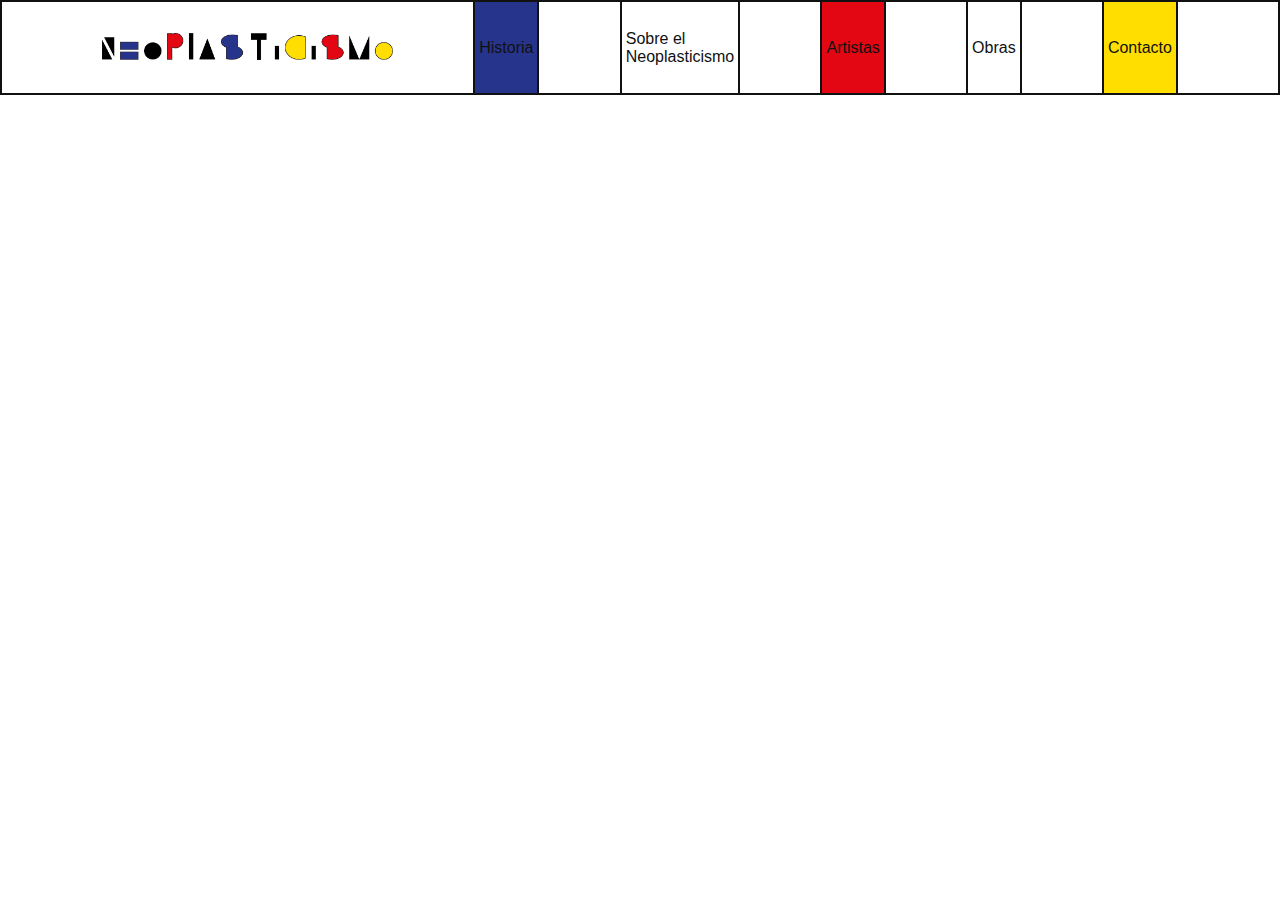
<file: index.html>
<!DOCTYPE html>
<html lang="en">
<head>
    <meta charset="UTF-8">
    <meta http-equiv="X-UA-Compatible" content="IE=edge">
    <meta name="viewport" content="width=device-width, initial-scale=1.0">
    <link rel="preconnect" href="https://fonts.googleapis.com">
    <link rel="preconnect" href="https://fonts.gstatic.com" crossorigin>
    <link href="https://cdn.jsdelivr.net/npm/bootstrap@5.3.0-alpha3/dist/css/bootstrap.min.css" rel="stylesheet" integrity="sha384-KK94CHFLLe+nY2dmCWGMq91rCGa5gtU4mk92HdvYe+M/SXH301p5ILy+dN9+nJOZ" crossorigin="anonymous">
    <link href="https://fonts.googleapis.com/css2?family=Poppins:wght@800&display=swap" rel="stylesheet">
    <link rel="stylesheet" href="css/index.css">
    <title>Neoplasticismo</title>
</head>
<header>
    <div class="row Header">
        <div class="col">
            <a href="index.html"><div class="container-fluid"><img src="img/logoNeoplasticismo.png" alt="logo Neoplasticismo"></div></a>
        </div>
        <div class="col blueBlock">
            <a href="historia.html">
                <div class="container-fluid"><p>Historia</p></div>
            </a>
        </div>
        <div class="col block">
            <a href="neoplasticismo.html">
                <div class="container-fluid"><p>Sobre el Neoplasticismo</p></div>
            </a>
        </div>
        <div class="col redBlock">
            <a href="artistas.html">
                <div class="container-fluid"><p>Artistas</p></div>
            </a>
        </div>
        <div class="col block">
            <a href="obras.html">
                <div class="container-fluid"><p>Obras</p></div>
            </a>
        </div>
        <div class="col yellowBlock">
            <a href="contacto.html">
                <div class="container-fluid"><p>Contacto</p></div>
            </a>
        </div>
    
    </div>
    
</header>
<body>
    
    
</body>
<footer>

</footer>
</html>
</file>
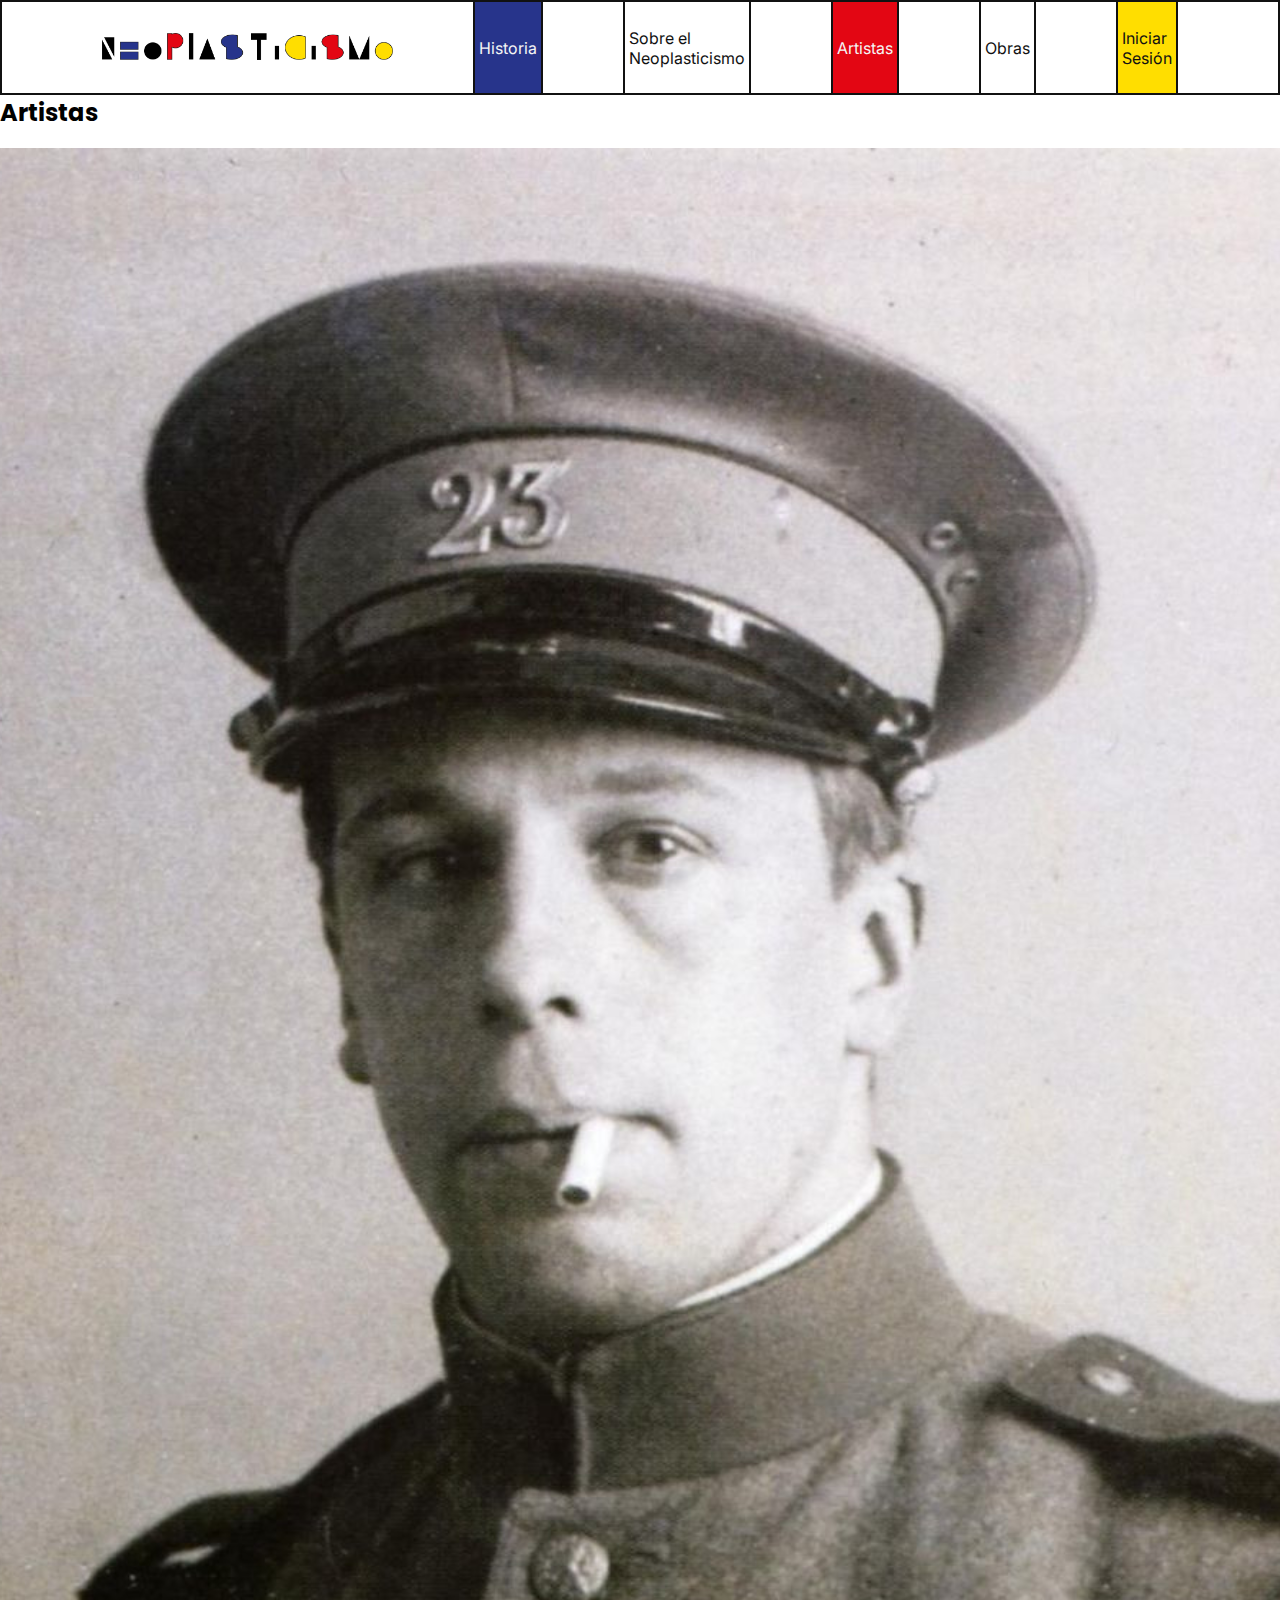
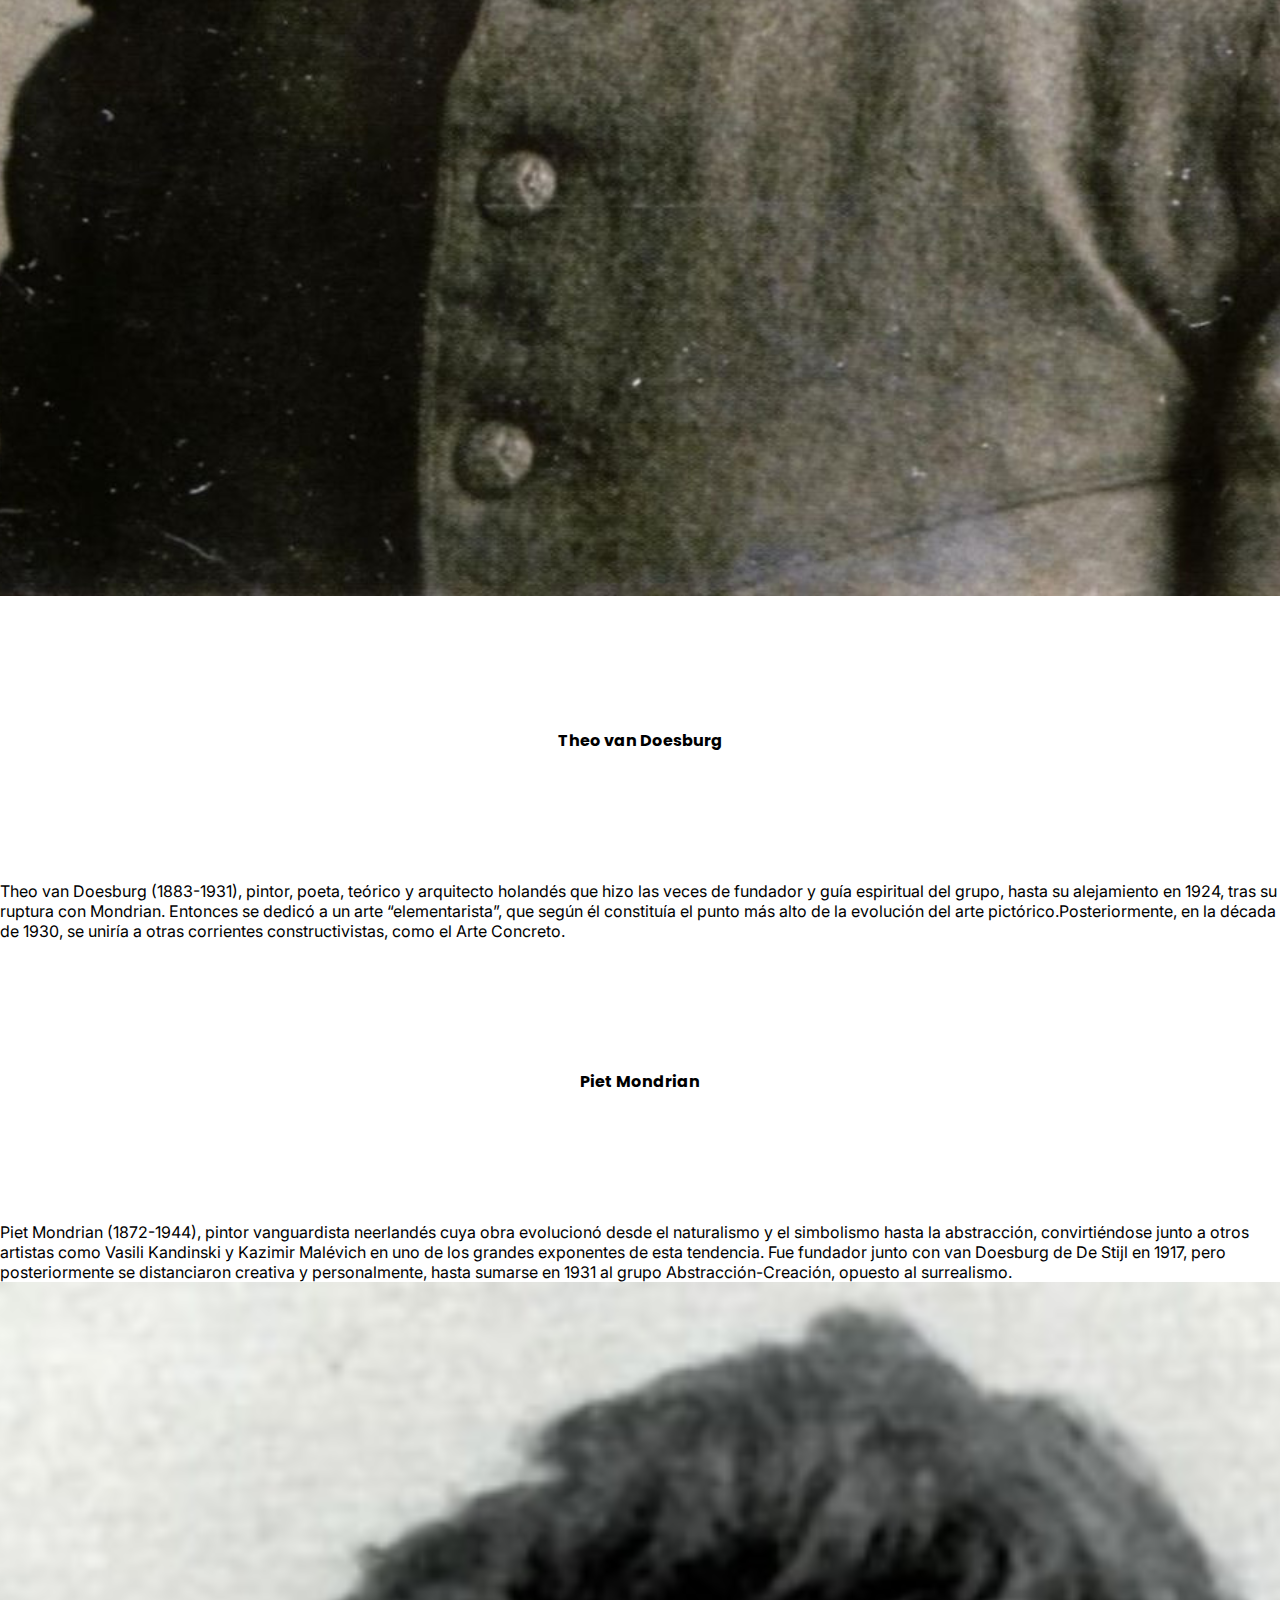
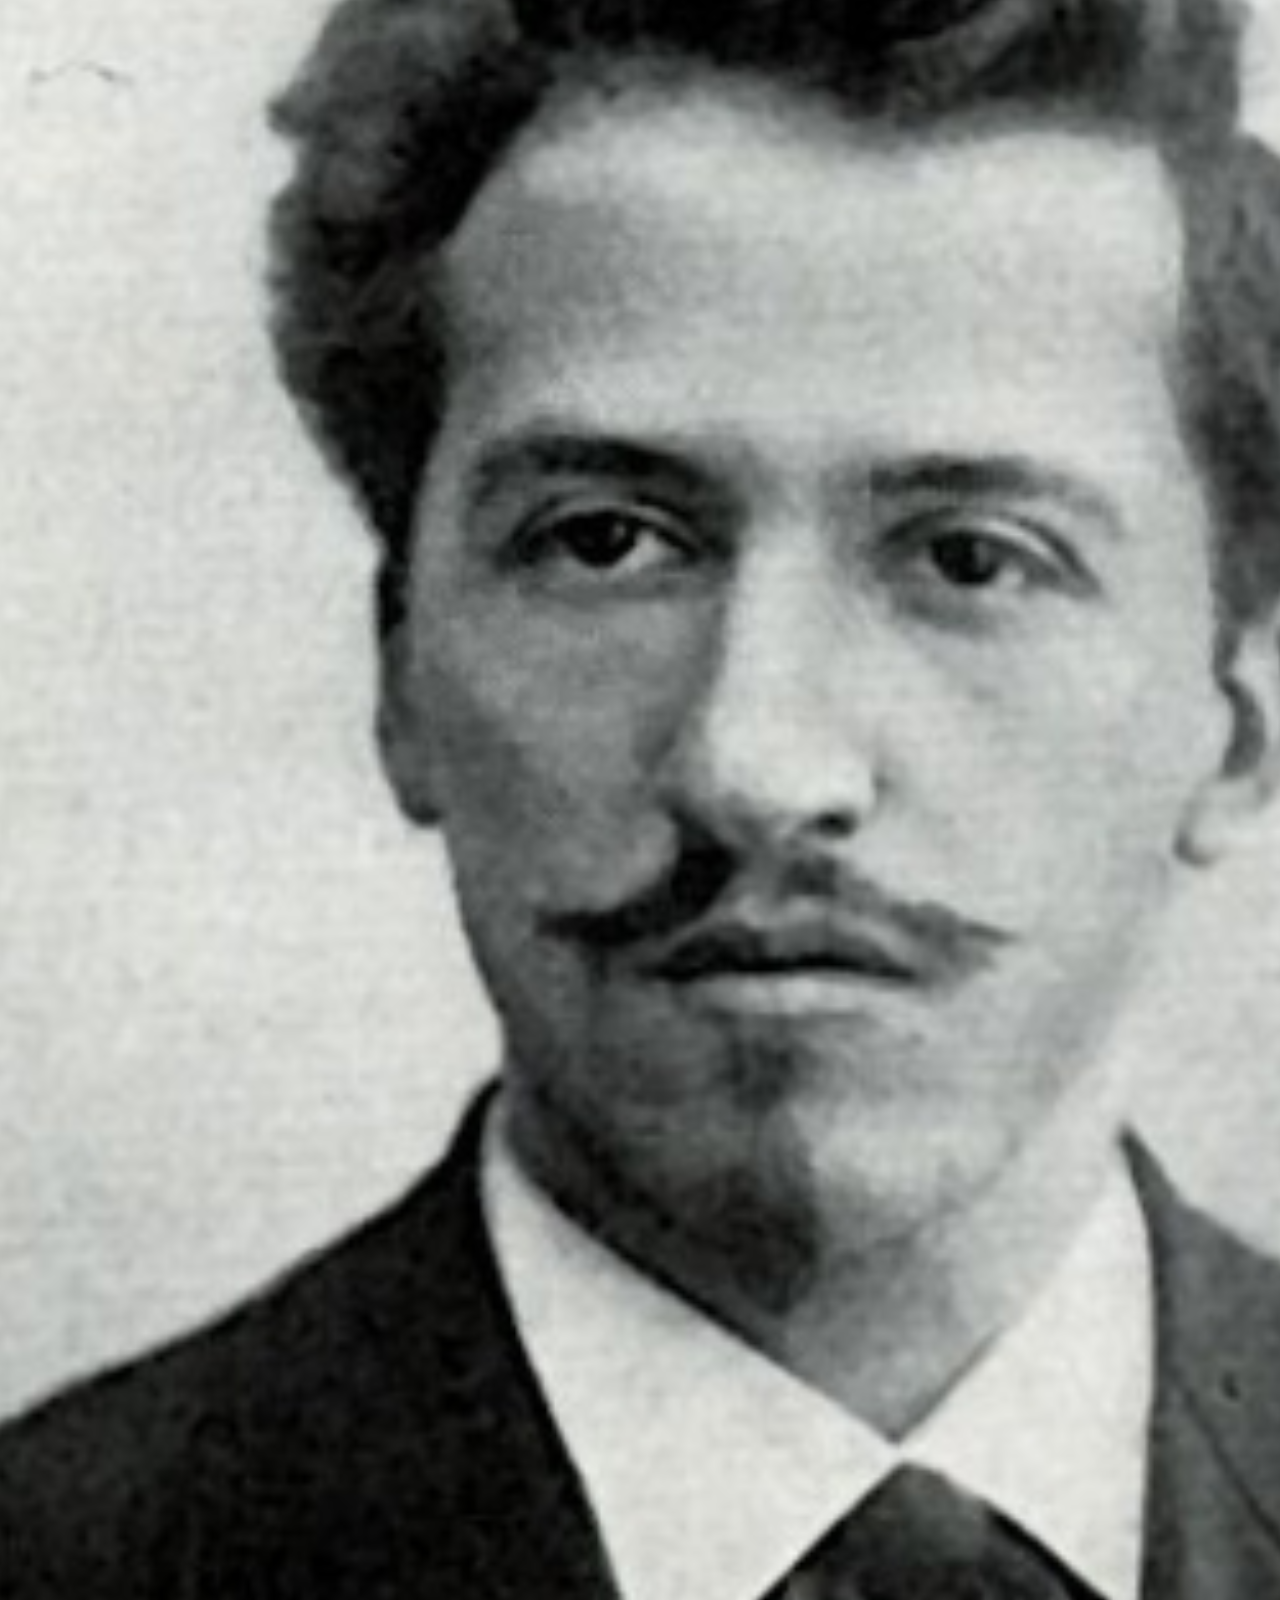
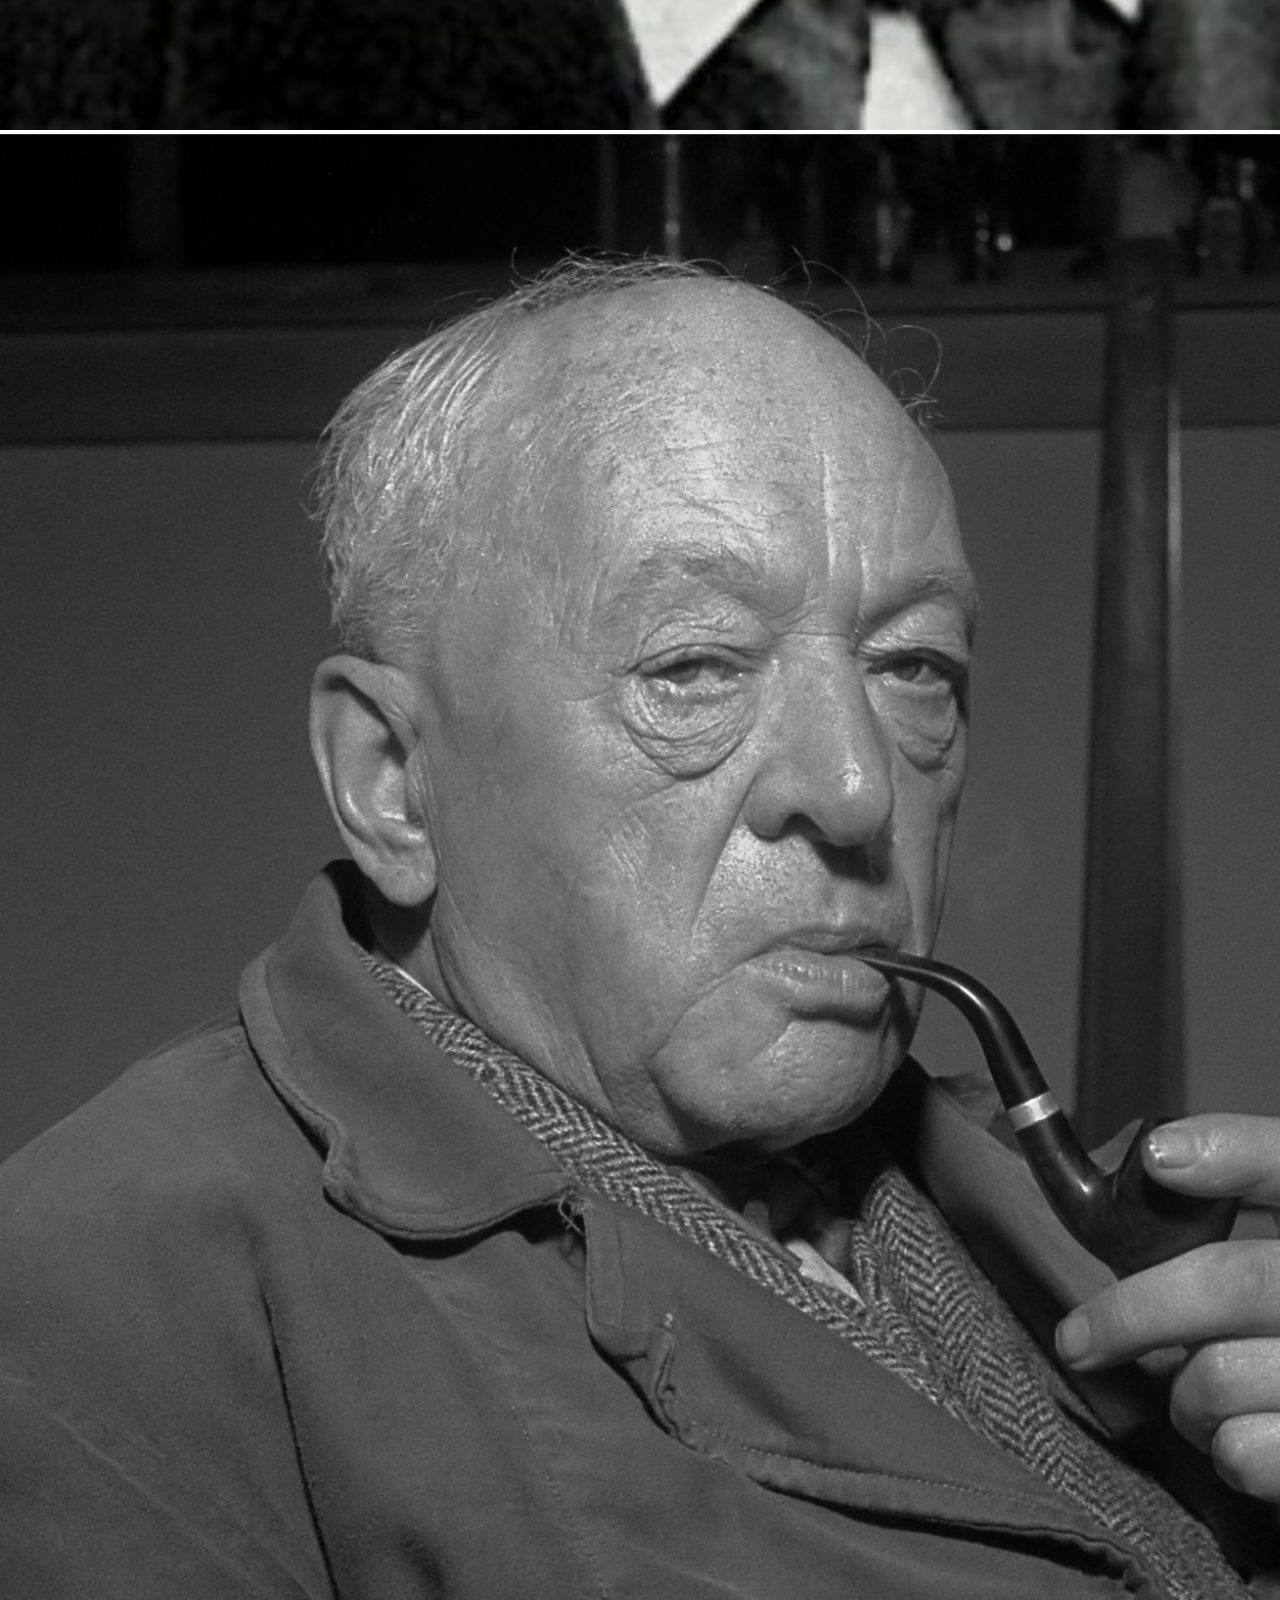
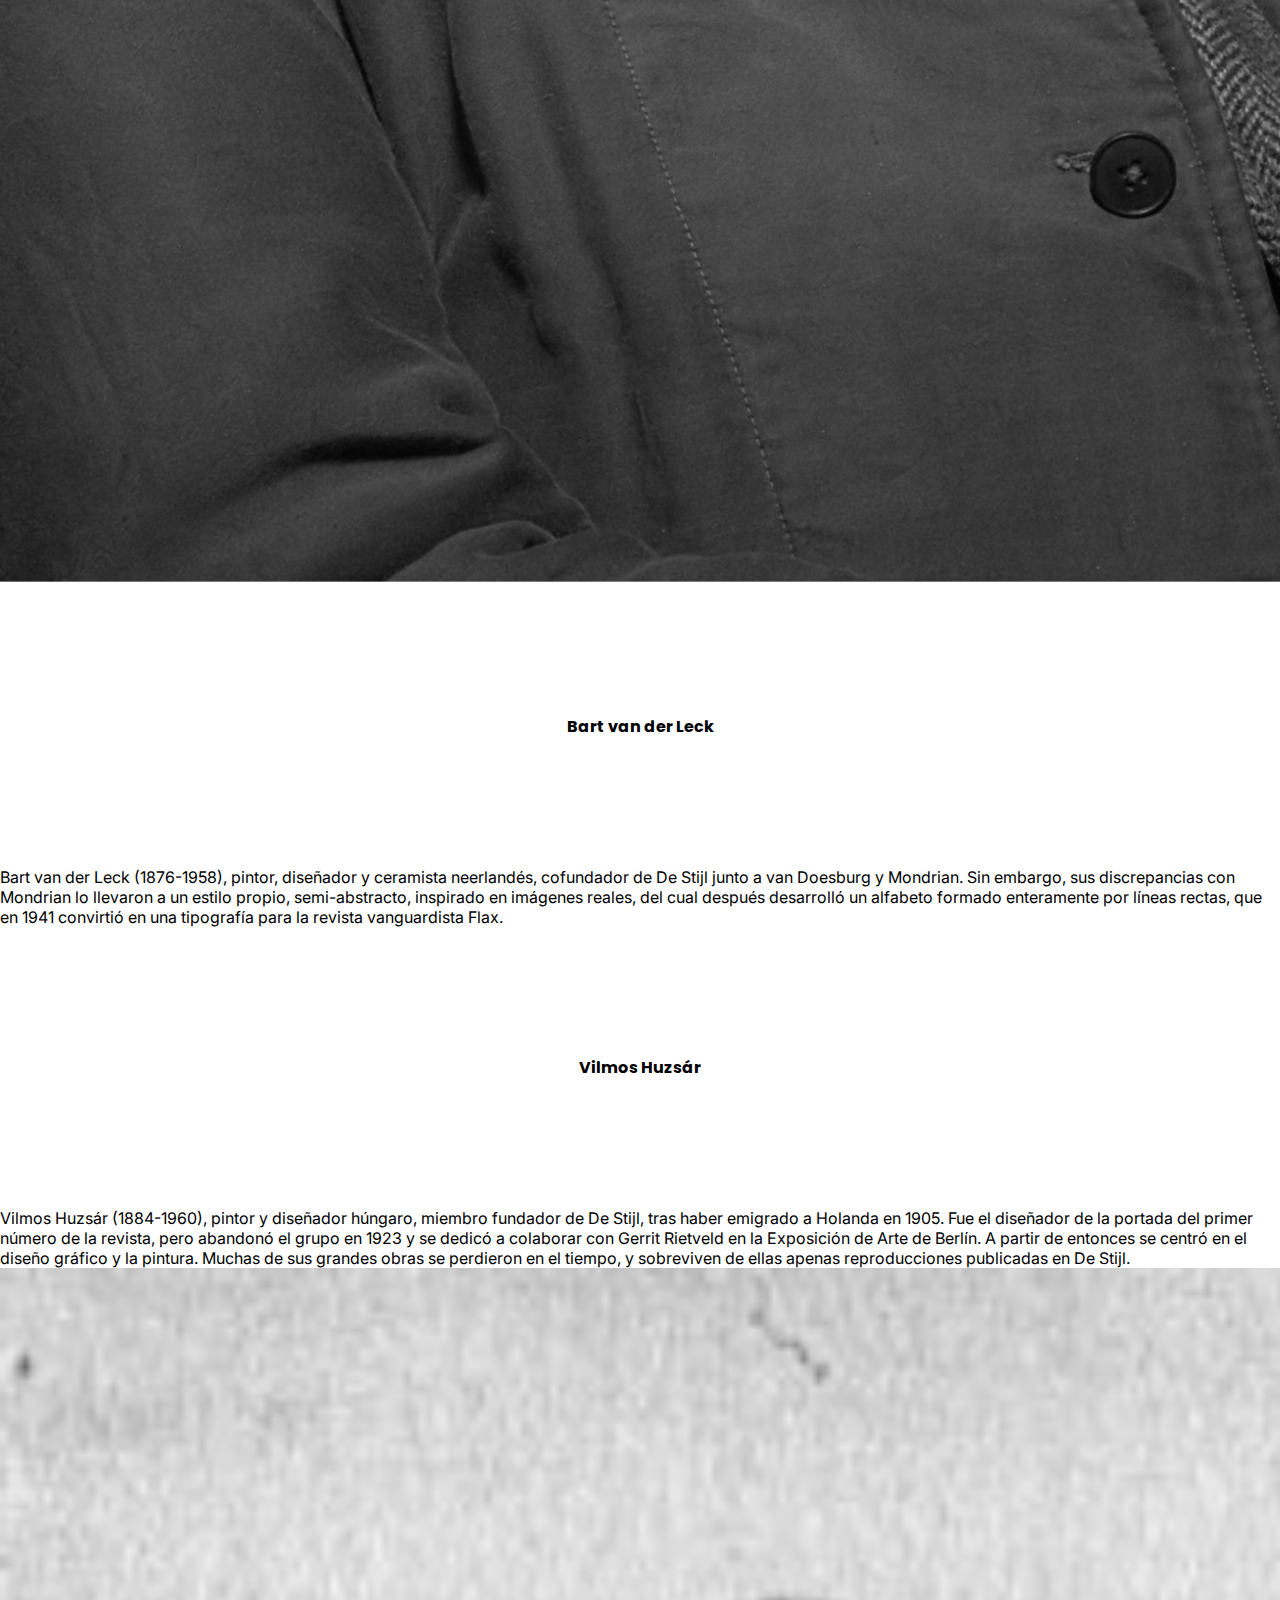
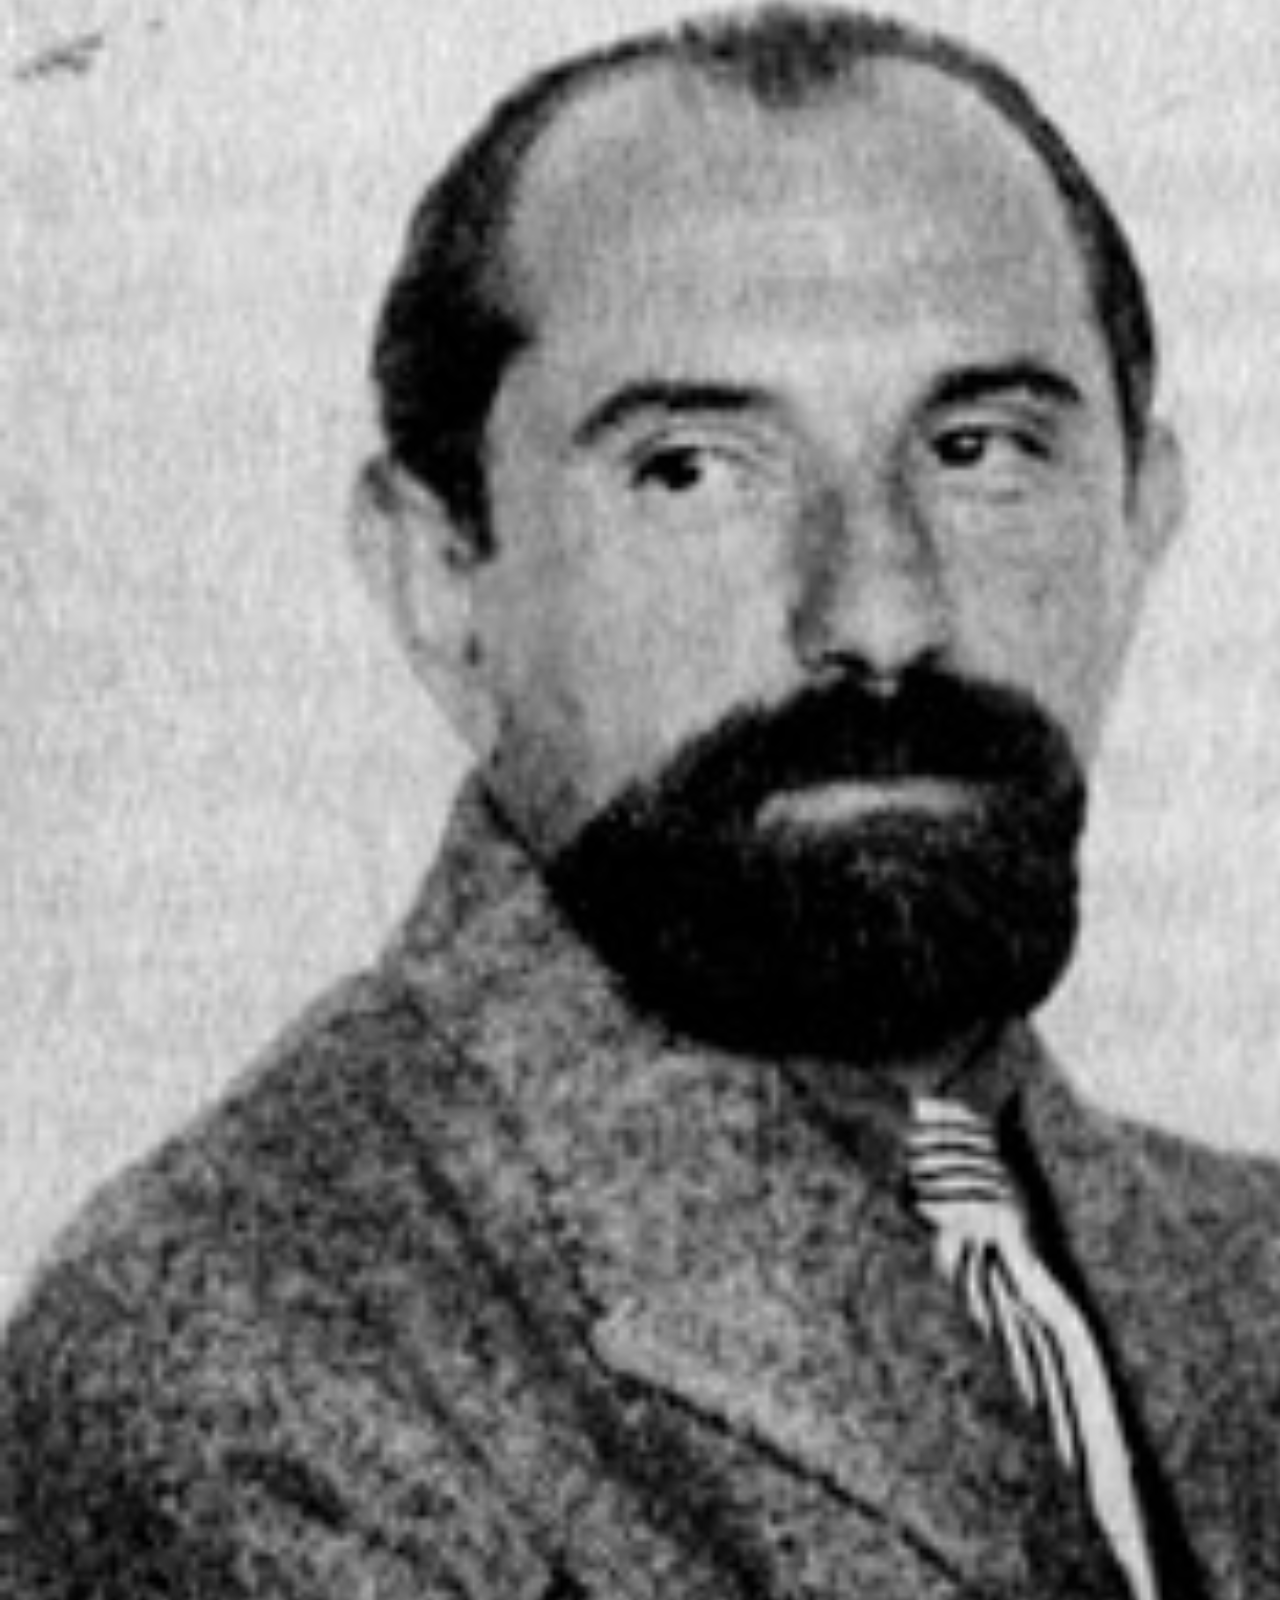
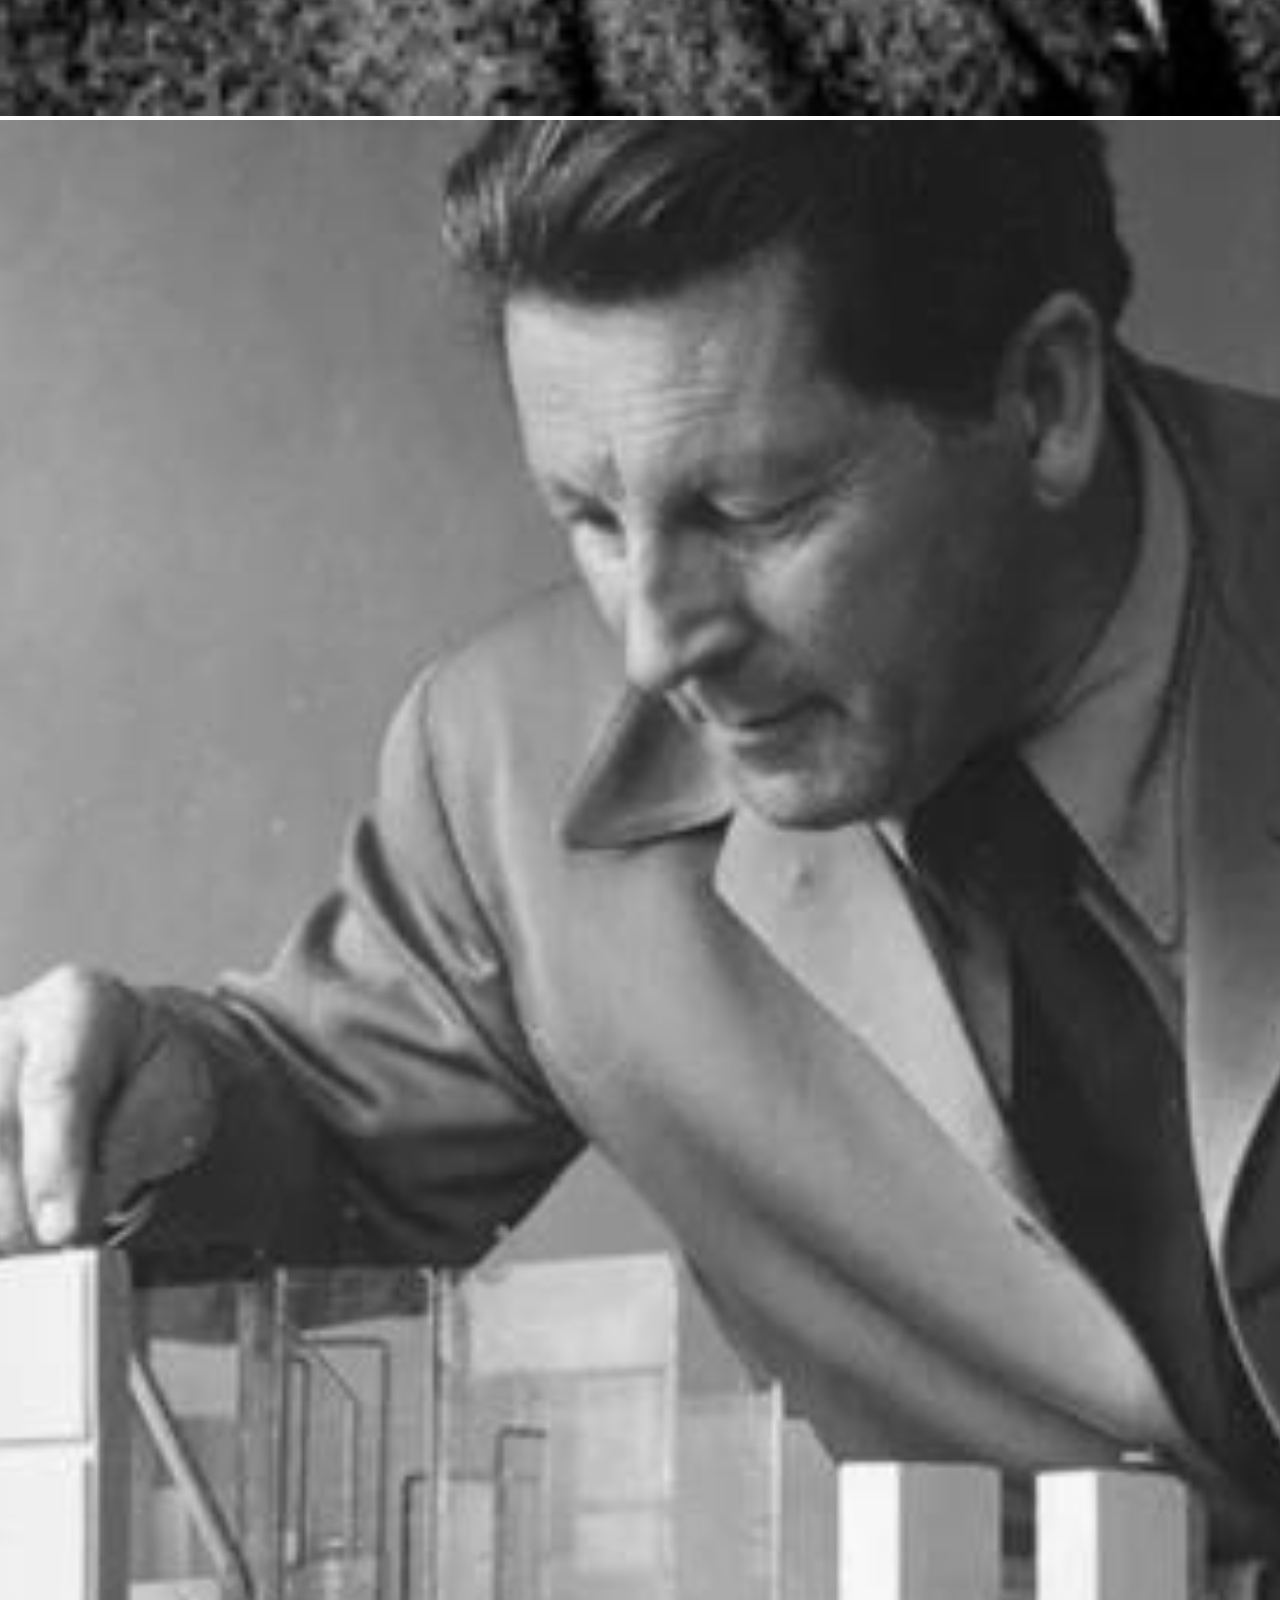
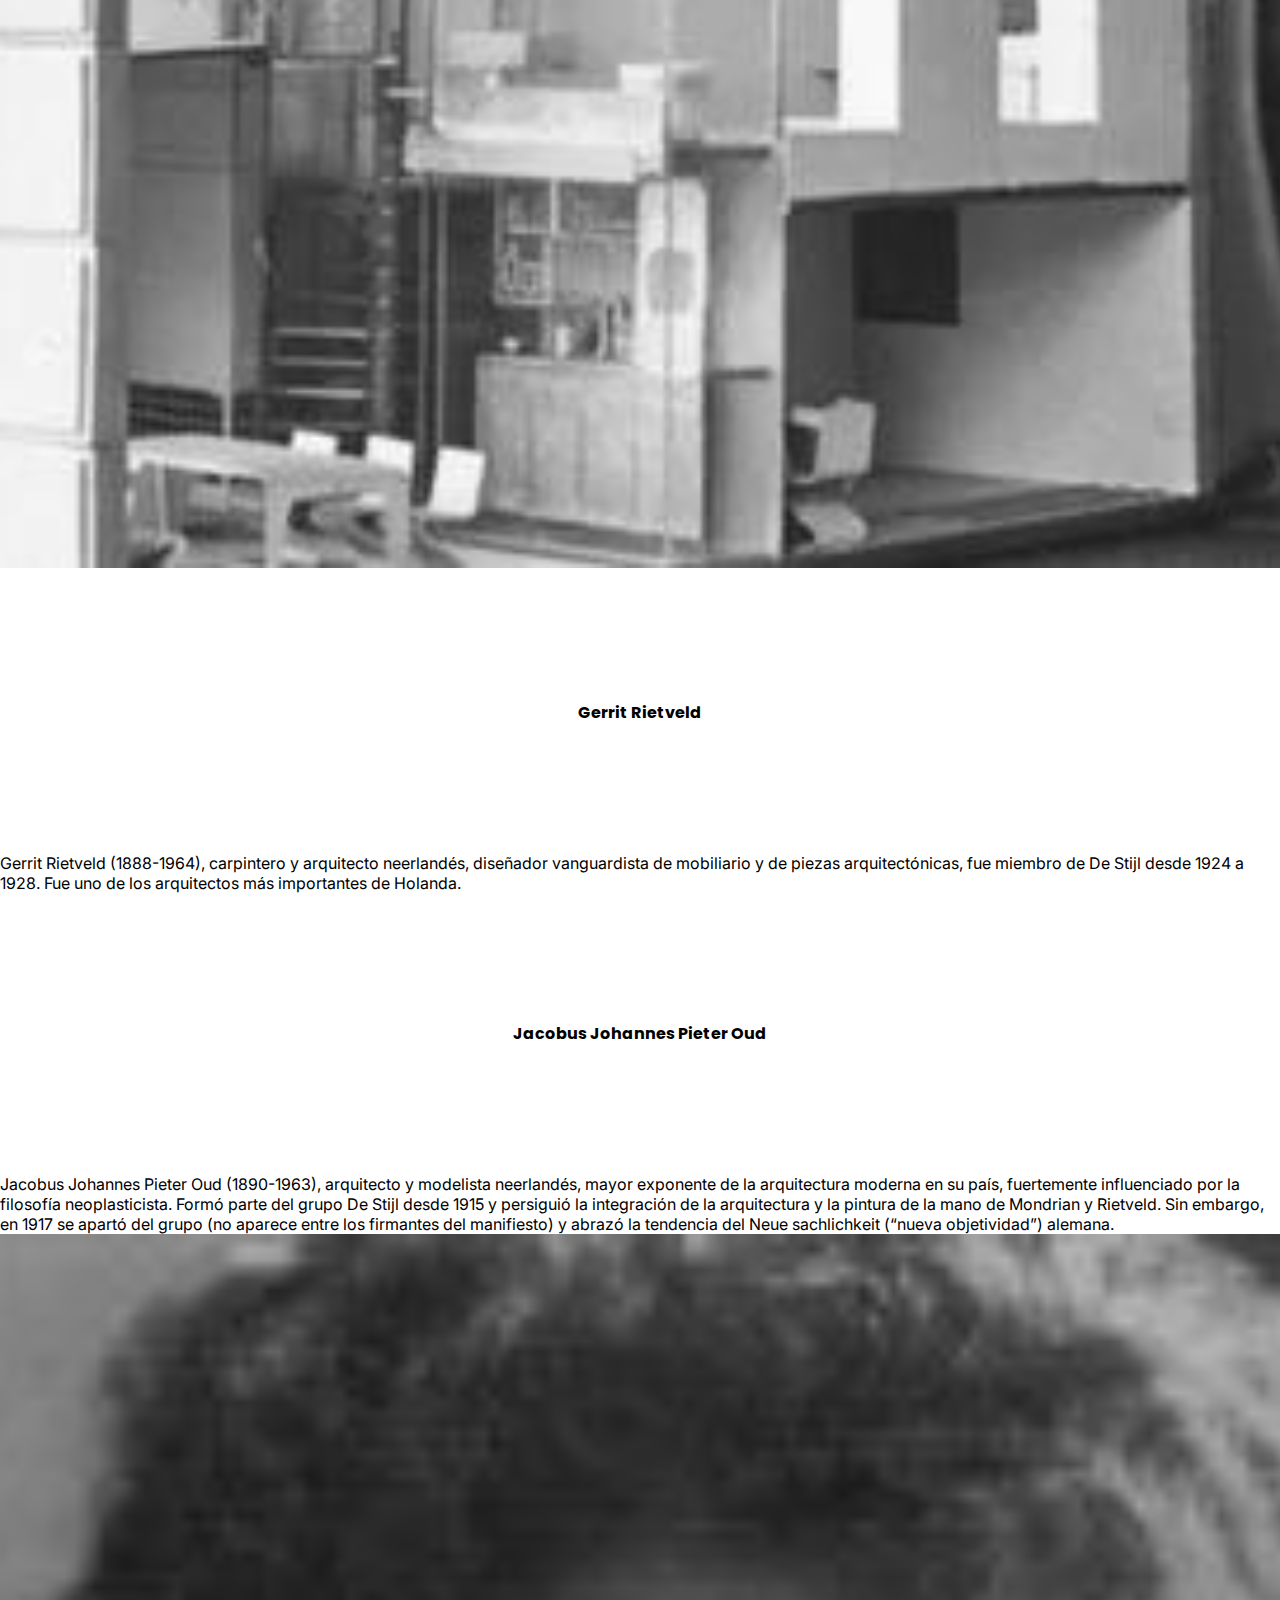
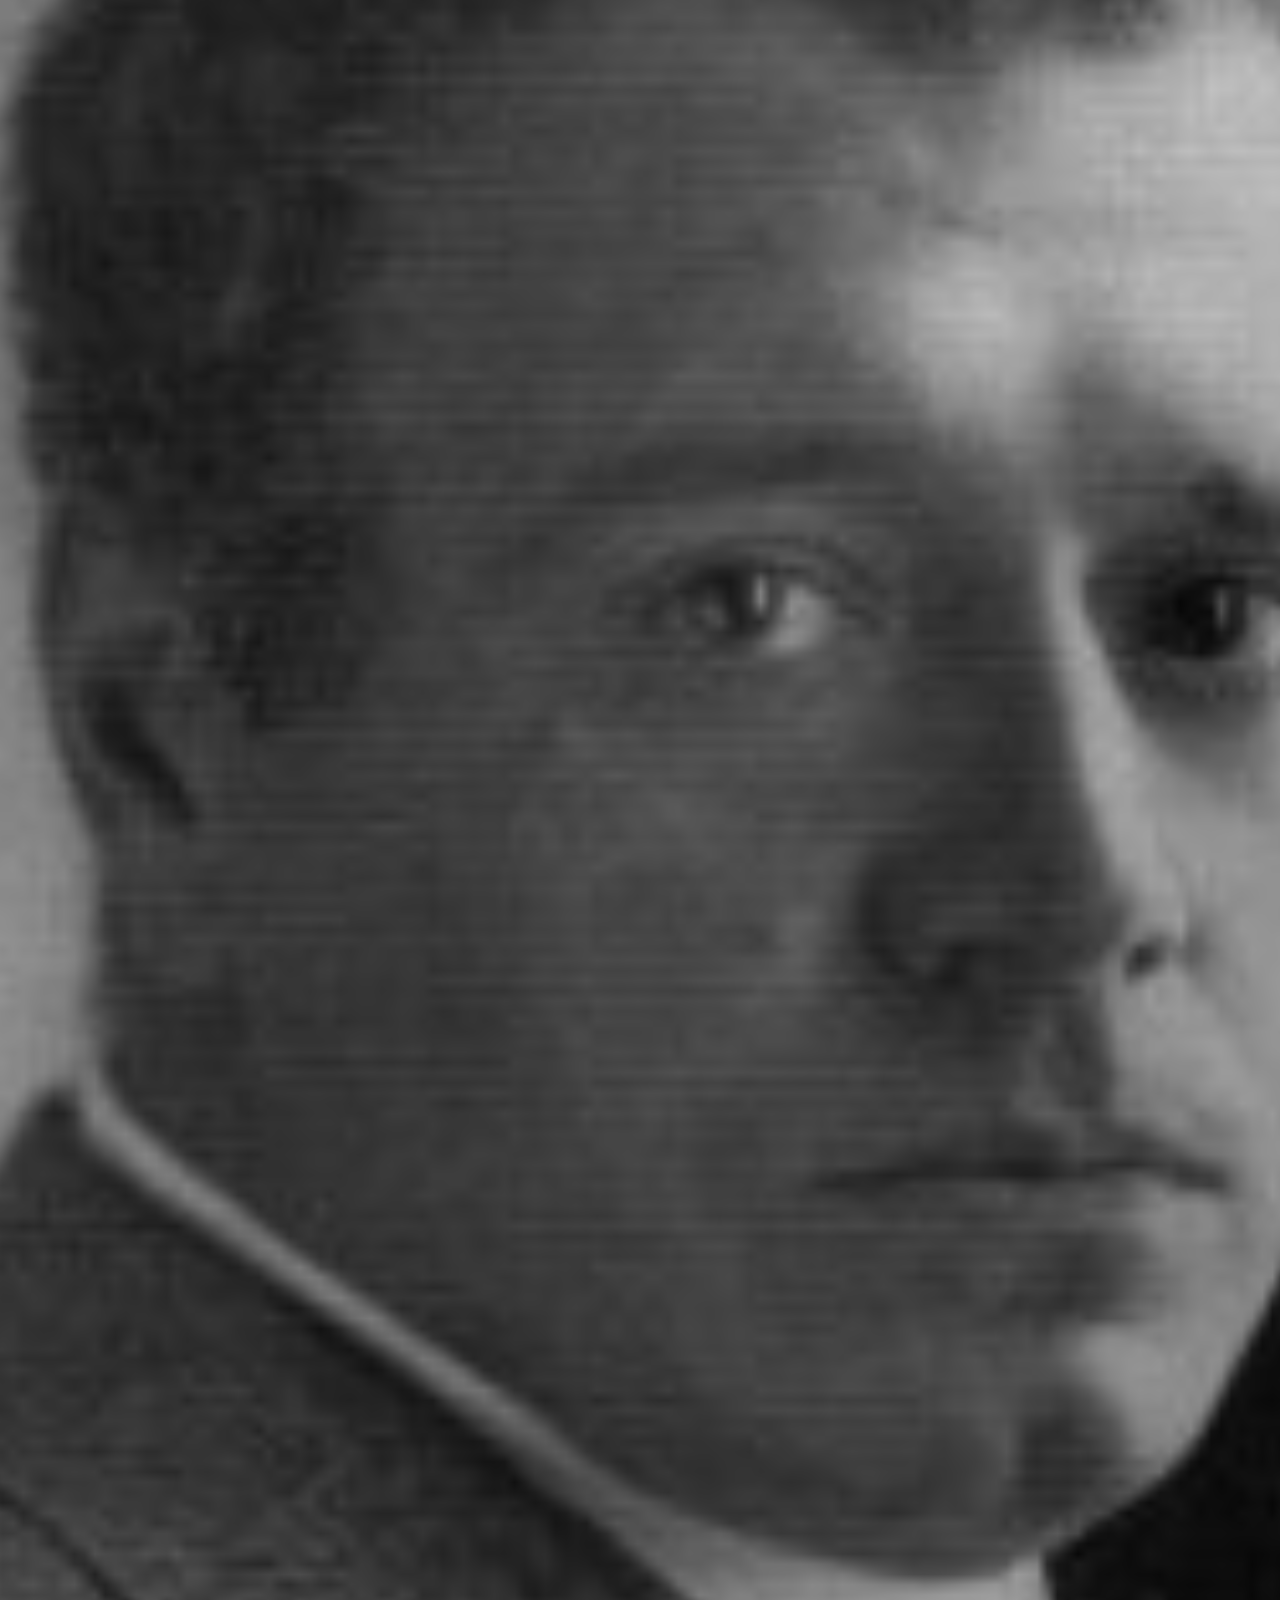
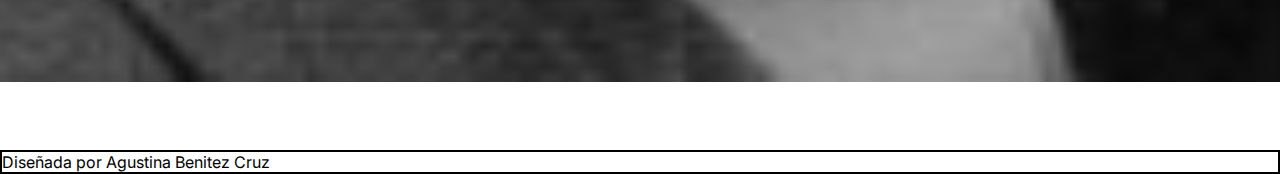
<file: artistas.html>
<!DOCTYPE html>
<html lang="en">
<head>
    <meta charset="UTF-8">
    <meta http-equiv="X-UA-Compatible" content="IE=edge">
    <meta name="viewport" content="width=device-width, initial-scale=1.0">
    <link rel="preconnect" href="https://fonts.googleapis.com">
    <link rel="preconnect" href="https://fonts.gstatic.com" crossorigin>
    <link href="https://cdn.jsdelivr.net/npm/bootstrap@5.3.0-alpha3/dist/css/bootstrap.min.css" rel="stylesheet" integrity="sha384-KK94CHFLLe+nY2dmCWGMq91rCGa5gtU4mk92HdvYe+M/SXH301p5ILy+dN9+nJOZ" crossorigin="anonymous">
    <link href="https://fonts.googleapis.com/css2?family=Inter:wght@300&family=Poppins:wght@800&display=swap" rel="stylesheet">
    <link href="https://fonts.googleapis.com/css2?family=Poppins:wght@800&display=swap" rel="stylesheet">
    <link rel="stylesheet" href="css/index.css">
    <title>Neoplasticismo</title>
</head>
<body class="d-flex flex-column h-100">
    <header>
        <div class="Header">
            <a href="index.php" class="col"><div class="container-fluid"><img src="img/logoNeoplasticismo.png" alt="logo Neoplasticismo"></div></a>
        
            <a href="historia.html" class="col blueBlock">
                <div class="container-fluid"><p>Historia</p></div>
            </a>
        
            <a href="neoplasticismo.html" class="col block">
                <div class="container-fluid"><p class="text-center">Sobre el Neoplasticismo</p></div>
            </a>

            <a href="artistas.html" class="col redBlock">
                <div class="container-fluid"><p>Artistas</p></div>
            </a>
            
            <a href="obras.html" class="col block">
                <div class="container-fluid"><p>Obras</p></div>
            </a>
        
            <a href="iniciarSesion.php" class="col yellowBlock">
                <div class="container-fluid"><p class="text-center">Iniciar Sesión</p></div>
            </a>
    
        </div>
    </header>
    
    <main>
        <h2 class="m-4 ms-5">Artistas</h2>
        <br>
        <div class="container">
            <div class="row g-2">
                <div class="col-6">
                    <div class="p-3">
                        <img class="img-fluid" src="img/theoVanDoesburg.png" alt="">
                    </div>
                </div>
                <div class="col-6 text-start">
                    <div class="p-3">
                        <h3>Theo van Doesburg</h3>
                        <p class="text-start">
                            Theo van Doesburg (1883-1931), pintor, poeta, teórico y arquitecto holandés que hizo las veces de fundador y guía espiritual del grupo, hasta su alejamiento en 1924, tras su ruptura con Mondrian. Entonces se dedicó a un arte “elementarista”, que según él constituía el punto más alto de la evolución del arte pictórico.Posteriormente, en la década de 1930, se uniría a otras corrientes constructivistas, como el Arte Concreto.
                        </p>
                    </div>
                </div>
                <div class="col-6 text-start">
                    <div class="p-3">
                        <h3>Piet Mondrian</h3>
                        <p class="text-start">
                            Piet Mondrian (1872-1944), pintor vanguardista neerlandés cuya obra evolucionó desde el naturalismo y el simbolismo hasta la abstracción, convirtiéndose junto a otros artistas como Vasili Kandinski y Kazimir Malévich en uno de los grandes exponentes de esta tendencia. Fue fundador junto con van Doesburg de De Stijl en 1917, pero posteriormente se distanciaron creativa y personalmente, hasta sumarse en 1931 al grupo Abstracción-Creación, opuesto al surrealismo.
                        </p>
                    </div>
                </div>
                <div class="col-6">
                    <div class="p-3">
                        <img class="img-fluid" src="img/pietMondrian.png" alt="">
                    </div>
                </div>
                <div class="col-6">
                    <div class="p-3">
                        <img class="img-fluid" src="img/bartVanDerLeck.png" alt="">
                    </div>
                </div>
                <div class="col-6 text-start">
                    <div class="p-3">
                        <h3>Bart van der Leck</h3>
                        <p class="text-start">
                            Bart van der Leck (1876-1958), pintor, diseñador y ceramista neerlandés, cofundador de De Stijl junto a van Doesburg y Mondrian. Sin embargo, sus discrepancias con Mondrian lo llevaron a un estilo propio, semi-abstracto, inspirado en imágenes reales, del cual después desarrolló un alfabeto formado enteramente por líneas rectas, que en 1941 convirtió en una tipografía para la revista vanguardista Flax.
                        </p>
                    </div>
                </div>
                <div class="col-6 text-start">
                    <div class="p-3">
                        <h3>Vilmos Huzsár</h3>
                        <p class="text-start">
                            Vilmos Huzsár (1884-1960), pintor y diseñador húngaro, miembro fundador de De Stijl, tras haber emigrado a Holanda en 1905. Fue el diseñador de la portada del primer número de la revista, pero abandonó el grupo en 1923 y se dedicó a colaborar con Gerrit Rietveld en la Exposición de Arte de Berlín. A partir de entonces se centró en el diseño gráfico y la pintura. Muchas de sus grandes obras se perdieron en el tiempo, y sobreviven de ellas apenas reproducciones publicadas en De Stijl.
                        </p>
                    </div>
                </div>
                <div class="col-6">
                    <div class="p-3">
                        <img class="img-fluid" src="img/vilmosHuszar.png" alt="">
                    </div>
                </div>
                <div class="col-6">
                    <div class="p-3">
                        <img class="img-fluid" src="img/gerritRietveld.png" alt="">
                    </div>
                </div>
                <div class="col-6 text-start">
                    <div class="p-3">
                        <h3>Gerrit Rietveld</h3>
                        <p class="text-start">
                            Gerrit Rietveld (1888-1964), carpintero y arquitecto neerlandés, diseñador vanguardista de mobiliario y de piezas arquitectónicas, fue miembro de De Stijl desde 1924 a 1928. Fue uno de los arquitectos más importantes de Holanda.
                        </p>
                    </div>
                </div>
                <div class="col-6 text-start">
                    <div class="p-3">
                        <h3>Jacobus Johannes Pieter Oud</h3>
                        <p class="text-start">
                            Jacobus Johannes Pieter Oud (1890-1963), arquitecto y modelista neerlandés, mayor exponente de la arquitectura moderna en su país, fuertemente influenciado por la filosofía neoplasticista. Formó parte del grupo De Stijl desde 1915 y persiguió la integración de la arquitectura y la pintura de la mano de Mondrian y Rietveld. Sin embargo, en 1917 se apartó del grupo (no aparece entre los firmantes del manifiesto) y abrazó la tendencia del Neue sachlichkeit (“nueva objetividad”) alemana.
                        </p>
                    </div>
                </div>
                <div class="col-6">
                    <div class="p-3">
                        <img class="img-fluid" src="img/jocabusJohannesPieterOud.png" alt="">
                    </div>
                </div>
            </div>
        </div>

    </main>
    
    <footer class="wh-100">
        <div class="footer"><p class="text-center">Diseñada por Agustina Benitez Cruz</p></div>
        
    </footer>

</body>


</html>
</file>
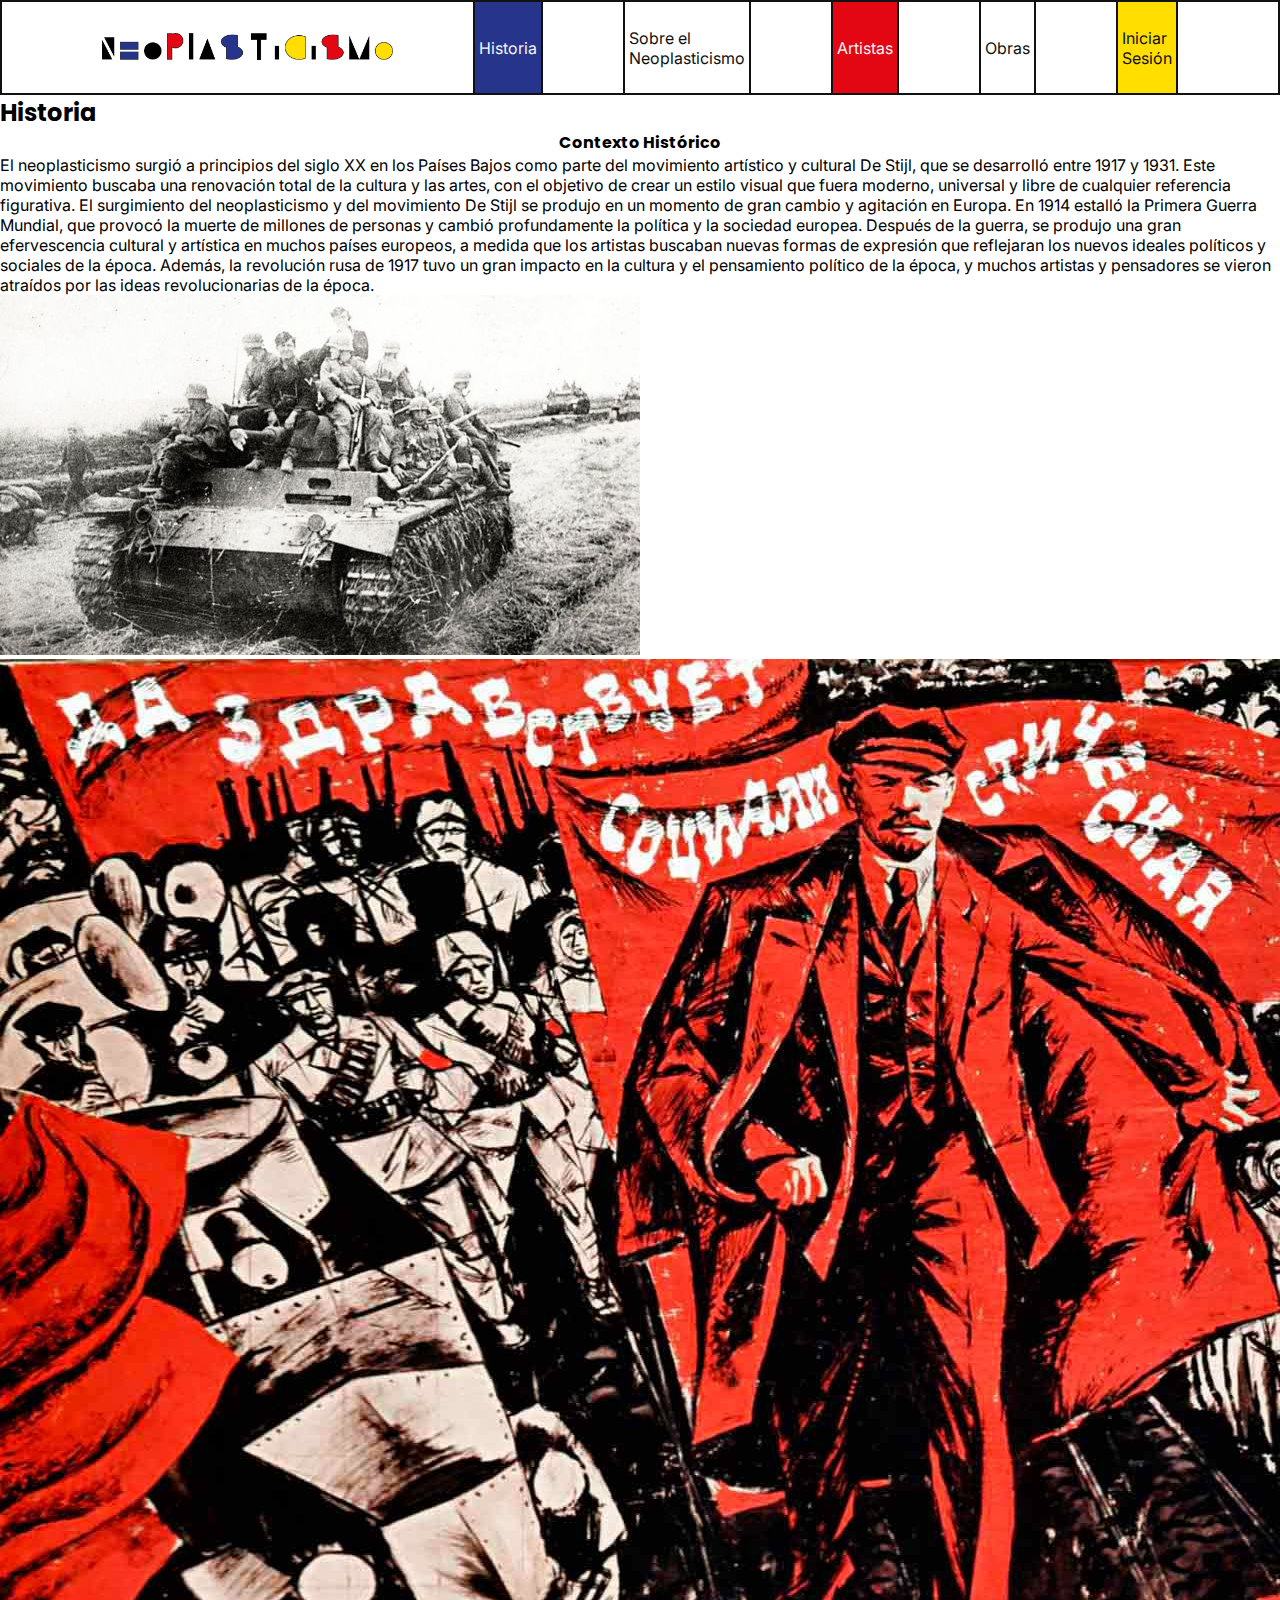
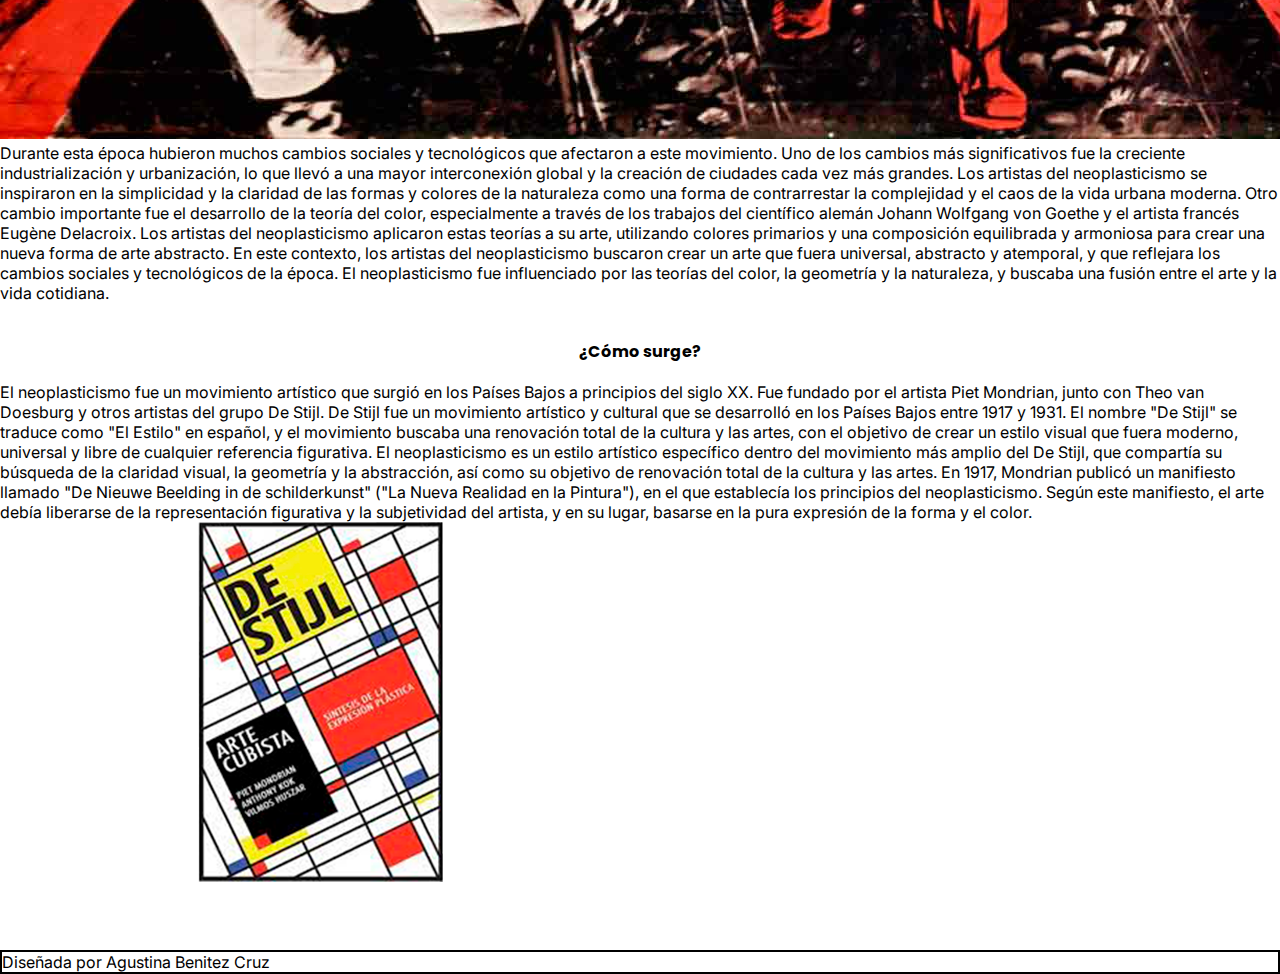
<file: historia.html>
<!DOCTYPE html>
<html lang="en">
<head>
    <meta charset="UTF-8">
    <meta http-equiv="X-UA-Compatible" content="IE=edge">
    <meta name="viewport" content="width=device-width, initial-scale=1.0">
    <link rel="preconnect" href="https://fonts.googleapis.com">
    <link rel="preconnect" href="https://fonts.gstatic.com" crossorigin>
    <link href="https://cdn.jsdelivr.net/npm/bootstrap@5.3.0-alpha3/dist/css/bootstrap.min.css" rel="stylesheet" integrity="sha384-KK94CHFLLe+nY2dmCWGMq91rCGa5gtU4mk92HdvYe+M/SXH301p5ILy+dN9+nJOZ" crossorigin="anonymous">
    <link href="https://fonts.googleapis.com/css2?family=Inter:wght@300&family=Poppins:wght@800&display=swap" rel="stylesheet">
    <link href="https://fonts.googleapis.com/css2?family=Poppins:wght@800&display=swap" rel="stylesheet">
    <link rel="stylesheet" href="css/index.css">
    <title>Neoplasticismo</title>
</head>
<body class="d-flex flex-column h-100">
    <header>
        <div class="Header">
            <a href="index.php" class="col"><div class="container-fluid"><img src="img/logoNeoplasticismo.png" alt="logo Neoplasticismo"></div></a>
        
            <a href="historia.html" class="col blueBlock">
                <div class="container-fluid"><p>Historia</p></div>
            </a>
        
            <a href="neoplasticismo.html" class="col block">
                <div class="container-fluid"><p class="text-center">Sobre el Neoplasticismo</p></div>
            </a>

            <a href="artistas.html" class="col redBlock">
                <div class="container-fluid"><p>Artistas</p></div>
            </a>
            
            <a href="obras.html" class="col block">
                <div class="container-fluid"><p>Obras</p></div>
            </a>
        
            <a href="iniciarSesion.php" class="col yellowBlock">
                <div class="container-fluid"><p class="text-center">Iniciar Sesión</p></div>
            </a>
    
        </div>
    </header>
    <main>
        <h2 class="m-4 ms-5">Historia</h2>
        <h3>Contexto Histórico</h3>
        <div class="container">
            <div class="row g-2 ">
                <div class="col-6">
                    <div class="p-3">
                        <p>
                            El neoplasticismo surgió a principios del siglo XX en los Países Bajos como parte del movimiento artístico y cultural De Stijl, que se desarrolló entre 1917 y 1931. Este movimiento buscaba una renovación total de la cultura y las artes, con el objetivo de crear un estilo visual que fuera moderno, universal y libre de cualquier referencia figurativa.
                            El surgimiento del neoplasticismo y del movimiento De Stijl se produjo en un momento de gran cambio y agitación en Europa. En 1914 estalló la Primera Guerra Mundial, que provocó la muerte de millones de personas y cambió profundamente la política y la sociedad europea. Después de la guerra, se produjo una gran efervescencia cultural y artística en muchos países europeos, a medida que los artistas buscaban nuevas formas de expresión que reflejaran los nuevos ideales políticos y sociales de la época.
                            Además, la revolución rusa de 1917 tuvo un gran impacto en la cultura y el pensamiento político de la época, y muchos artistas y pensadores se vieron atraídos por las ideas revolucionarias de la época.
                        </p>
                    </div>
                </div>
                <div class="col-6">
                    <div class="p-3">
                        <img class="img-fluid" class="img-fluid" src="img/IIGuerraMundial.jpeg" alt="">
                    </div>
                </div>
                <div class="col-6">
                    <div class="p-3">
                        <img class="img-fluid" src="img/revolucionRusa.jpeg" alt="">
                    </div>
                </div>
                <div class="col-6">
                    <div class="p-3">
                        <p>
                            Durante esta época hubieron muchos cambios sociales y tecnológicos que afectaron a este movimiento.
                            Uno de los cambios más significativos fue la creciente industrialización y urbanización, lo que llevó a una mayor interconexión global y la creación de ciudades cada vez más grandes. Los artistas del neoplasticismo se inspiraron en la simplicidad y la claridad de las formas y colores de la naturaleza como una forma de contrarrestar la complejidad y el caos de la vida urbana moderna.
                            Otro cambio importante fue el desarrollo de la teoría del color, especialmente a través de los trabajos del científico alemán Johann Wolfgang von Goethe y el artista francés Eugène Delacroix. Los artistas del neoplasticismo aplicaron estas teorías a su arte, utilizando colores primarios y una composición equilibrada y armoniosa para crear una nueva forma de arte abstracto.
                            En este contexto, los artistas del neoplasticismo buscaron crear un arte que fuera universal, abstracto y atemporal, y que reflejara los cambios sociales y tecnológicos de la época. El neoplasticismo fue influenciado por las teorías del color, la geometría y la naturaleza, y buscaba una fusión entre el arte y la vida cotidiana.
                        </p>
                    </div>
                </div>
                
            </div>
        </div>
        <br>
        <br>
        <h3>¿Cómo surge?</h3>
        <br>
        <div class="container">
            <div class="row g-2">
                <div class="col-6">
                    <div class="p-3">
                        <p>
                            El neoplasticismo fue un movimiento artístico que surgió en los Países Bajos a principios del siglo XX. Fue fundado por el artista Piet Mondrian, junto con Theo van Doesburg y otros artistas del grupo De Stijl.
                            De Stijl fue un movimiento artístico y cultural que se desarrolló en los Países Bajos entre 1917 y 1931. El nombre "De Stijl" se traduce como "El Estilo" en español, y el movimiento buscaba una renovación total de la cultura y las artes, con el objetivo de crear un estilo visual que fuera moderno, universal y libre de cualquier referencia figurativa.
                            El neoplasticismo es un estilo artístico específico dentro del movimiento más amplio del De Stijl, que compartía su búsqueda de la claridad visual, la geometría y la abstracción, así como su objetivo de renovación total de la cultura y las artes.
                            En 1917, Mondrian publicó un manifiesto llamado "De Nieuwe Beelding in de schilderkunst" ("La Nueva Realidad en la Pintura"), en el que establecía los principios del neoplasticismo. Según este manifiesto, el arte debía liberarse de la representación figurativa y la subjetividad del artista, y en su lugar, basarse en la pura expresión de la forma y el color.
                        </p>
                    </div>
                </div>
                <div class="col-6">
                    <div class="p-3">
                        <img class="img-fluid" src="img/DeStilj.png" alt="">
                    </div>
                </div>
            </div>
        </div>
    </main>
    
    <footer class="wh-100">
        <div class="footer"><p class="text-center">Diseñada por Agustina Benitez Cruz</p></div>
    </footer>

</body>


</html>
</file>
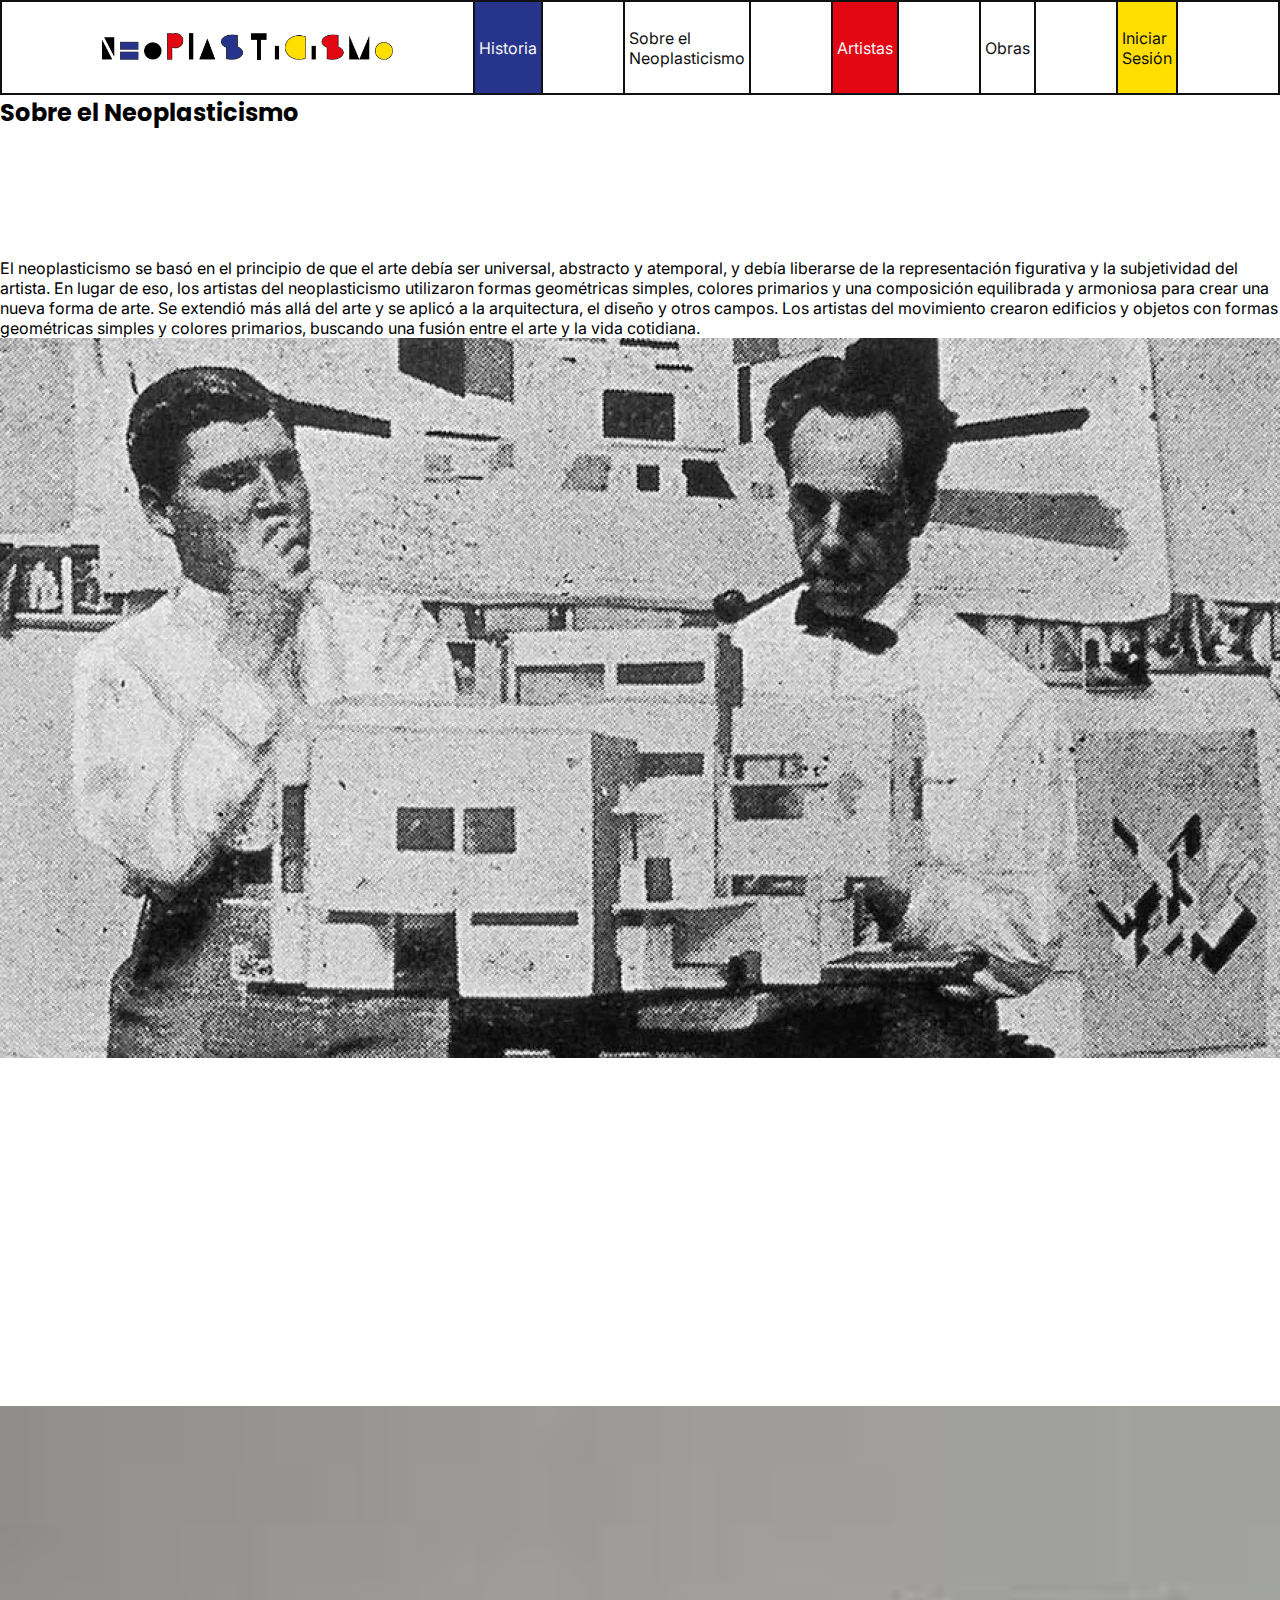
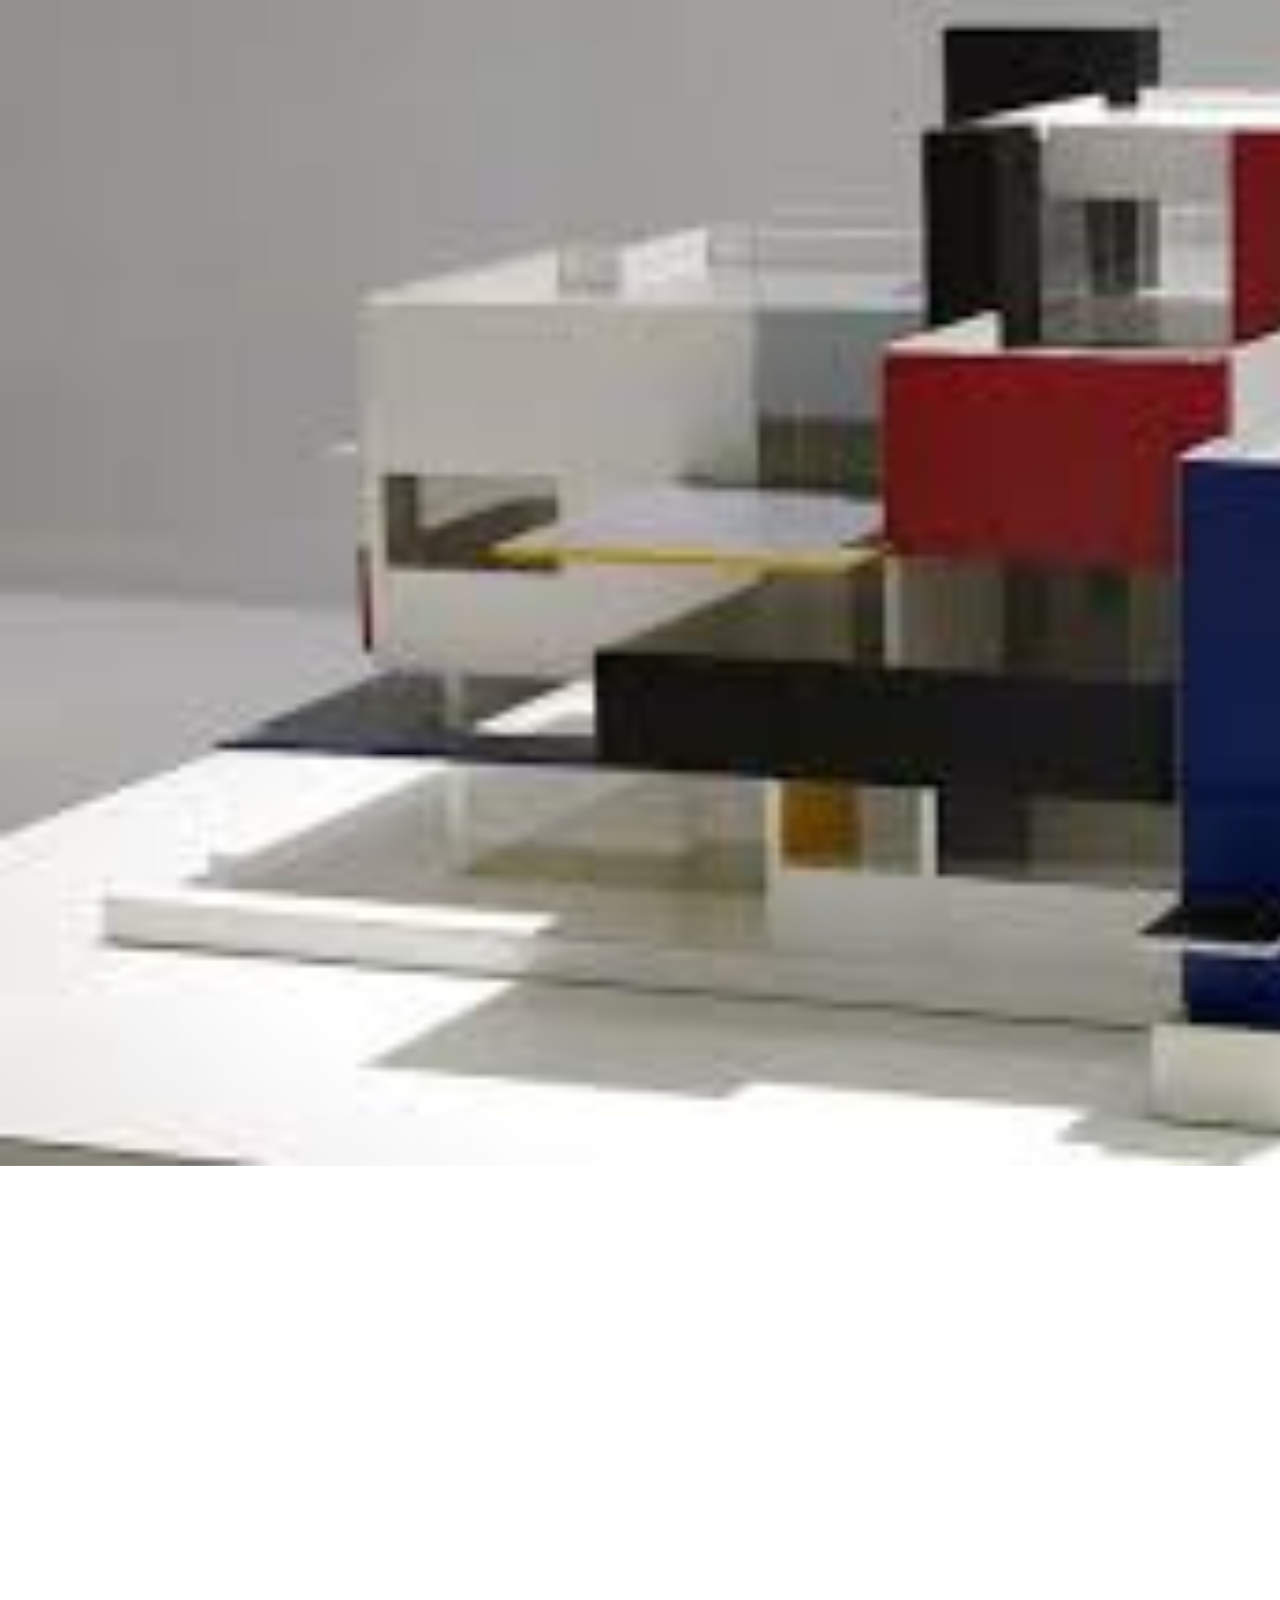
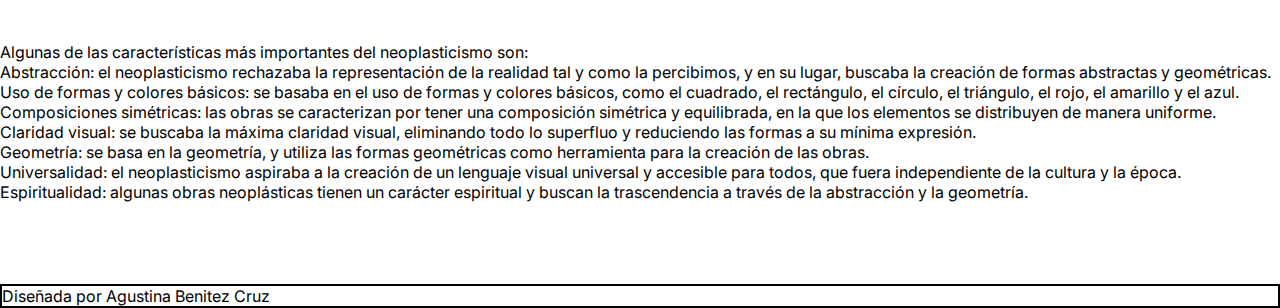
<file: neoplasticismo.html>
<!DOCTYPE html>
<html lang="en">
<head>
    <meta charset="UTF-8">
    <meta http-equiv="X-UA-Compatible" content="IE=edge">
    <meta name="viewport" content="width=device-width, initial-scale=1.0">
    <link rel="preconnect" href="https://fonts.googleapis.com">
    <link rel="preconnect" href="https://fonts.gstatic.com" crossorigin>
    <link href="https://cdn.jsdelivr.net/npm/bootstrap@5.3.0-alpha3/dist/css/bootstrap.min.css" rel="stylesheet" integrity="sha384-KK94CHFLLe+nY2dmCWGMq91rCGa5gtU4mk92HdvYe+M/SXH301p5ILy+dN9+nJOZ" crossorigin="anonymous">
    <link href="https://fonts.googleapis.com/css2?family=Inter:wght@300&family=Poppins:wght@800&display=swap" rel="stylesheet">
    <link href="https://fonts.googleapis.com/css2?family=Poppins:wght@800&display=swap" rel="stylesheet">
    <link rel="stylesheet" href="css/index.css">
    <title>Neoplasticismo</title>
</head>
<body class="d-flex flex-column h-100">
    <header>
        <div class="Header">
            <a href="index.php" class="col"><div class="container-fluid"><img src="img/logoNeoplasticismo.png" alt="logo Neoplasticismo"></div></a>
        
            <a href="historia.html" class="col blueBlock">
                <div class="container-fluid"><p>Historia</p></div>
            </a>
        
            <a href="neoplasticismo.html" class="col block">
                <div class="container-fluid"><p class="text-center">Sobre el Neoplasticismo</p></div>
            </a>

            <a href="artistas.html" class="col redBlock">
                <div class="container-fluid"><p>Artistas</p></div>
            </a>
            
            <a href="obras.html" class="col block">
                <div class="container-fluid"><p>Obras</p></div>
            </a>
        
            <a href="iniciarSesion.php" class="col yellowBlock">
                <div class="container-fluid"><p class="text-center">Iniciar Sesión</p></div>
            </a>
    
        </div>
    </header>
    <main>
        <h2 class="m-4 ms-5">Sobre el Neoplasticismo</h2>
        <div class="container">
            <div class="row g-2">
                <div class="col-6">
                    <div class="p-3">
                        <p class="text-start">
                            El neoplasticismo se basó en el principio de que el arte debía ser universal, abstracto y atemporal, y debía liberarse de la representación figurativa y la subjetividad del artista. En lugar de eso, los artistas del neoplasticismo utilizaron formas geométricas simples, colores primarios y una composición equilibrada y armoniosa para crear una nueva forma de arte.
                            Se extendió más allá del arte y se aplicó a la arquitectura, el diseño y otros campos. Los artistas del movimiento crearon edificios y objetos con formas geométricas simples y colores primarios, buscando una fusión entre el arte y la vida cotidiana.
                        </p>
                    </div>
                </div>
                <div class="col-6">
                    <div class="p-3" data-aos="fade-up">
                        <img class="img-fluid" src="img/origen.webp" alt="">
                    </div>
                </div>
                <div class="col-6">
                    <div class="p-3">
                        <img class="img-fluid" src="img/casa.png" alt="">
                    </div>
                </div>
                <div class="col-6">
                    <div class="p-3">
                        <p class="text-start">
                            Algunas de las características más importantes del neoplasticismo son:
                        </p>
                        <ul>
                            <li>
                                Abstracción: el neoplasticismo rechazaba la representación de la realidad tal y como la percibimos, y en su lugar, buscaba la creación de formas abstractas y geométricas.
                            </li>
                            <li>
                                Uso de formas y colores básicos: se basaba en el uso de formas y colores básicos, como el cuadrado, el rectángulo, el círculo, el triángulo, el rojo, el amarillo y el azul.
                            </li>
                            <li>
                                Composiciones simétricas: las obras se caracterizan por tener una composición simétrica y equilibrada, en la que los elementos se distribuyen de manera uniforme.
                            </li>
                            <li>
                                Claridad visual: se buscaba la máxima claridad visual, eliminando todo lo superfluo y reduciendo las formas a su mínima expresión.
                            </li>
                            <li>
                                Geometría: se basa en la geometría, y utiliza las formas geométricas como herramienta para la creación de las obras.
                            </li>
                            <li>
                                Universalidad: el neoplasticismo aspiraba a la creación de un lenguaje visual universal y accesible para todos, que fuera independiente de la cultura y la época.
                            </li>
                            <li>
                                Espiritualidad: algunas obras neoplásticas tienen un carácter espiritual y buscan la trascendencia a través de la abstracción y la geometría.
                            </li>
                        </ul>

                    </div>
                </div>
                
            </div>
        </div>
        <br>
        
            
        
        
       

    </main>
    
    <footer class="wh-100">
        <div class="footer"><p class="text-center">Diseñada por Agustina Benitez Cruz</p></div>
        
    </footer>

</body>


</html>
</file>
<file: css/index.css>
*{
    box-sizing: border-box;
    margin: 0;
    padding: 0;
}
body{
    
    align-items: center;
    justify-content: space-between;
}
.row{
    margin: 0;
    padding: 0;
    
}



.Header{
    display: flex;
    align-items: center;
    justify-content: space-between;
    padding-left: 100px;
    padding-right: 100px;
    
}

header{
    height: 95px;
    border: 2px #111111 solid;
    align-content: center;
    justify-content: space-between;
    width: 100%;
    
}

.col{
    max-width: min-content;
}

.block{
    display: flex;
    border-bottom: #111111 2px solid;
    border-right: #111111 2px solid;
    border-left: #111111 2px solid;
    padding: 4px;
    height: 93px;
    justify-content: center;
    align-items: center;
    width: fit-content;
    
}

.block:hover{
    background-color: #27348B;
    color: #f5f5f5;
}

.blueBlock{
    display: flex;
    border-bottom: #111111 2px solid;
    border-right: #111111 2px solid;
    border-left: #111111 2px solid;
    background-color: #27348B;
    padding: 4px;
    height: 93px;
    justify-content: center;
    align-items: center;
    color: #f5f5f5;
    width: fit-content;
}

.blueBlock:hover{
    background-color: #ffffff;
    color: #111111;
}

.redBlock{
    display: flex;
    border-bottom: #111111 2px solid;
    border-right: #111111 2px solid;
    border-left: #111111 2px solid;
    background-color: #E30613;
    padding: 4px;
    height: 93px;
    justify-content: center;
    align-items: center;
    color: #f5f5f5;
    width: fit-content;
}

.redBlock:hover{
    background-color: #FFDE00;
    color: #111111;
}

.yellowBlock{
    display: flex;
    border-bottom: #111111 2px solid;
    border-right: #111111 2px solid;
    border-left: #111111 2px solid;
    background-color: #FFDE00;
    padding: 4px;
    height: 93px;
    justify-content: center;
    align-items: center;
    width: fit-content;
}

.yellowBlock:hover{
    background-color: #E30613;
    color: #111111;
}

a{
    text-decoration: none;
    color: #111111;
}

h1{
    font-family: 'Poppins', sans-serif;
    font-size:xx-large;
    text-align: center;
    
}
h2{
    font-family: 'Poppins', sans-serif;
    font-size:x-large;
    align-self: flex-start;
}
h3{
    font-family: 'Poppins', sans-serif;
    font-size:medium;
    text-align: center;
    
}


a div img {
    max-width: 291px;
}

p{
    font-family: 'Inter', sans-serif;
    margin: 0px;
}
li{
    font-family: 'Inter', sans-serif;
    text-align: start;
    margin: 0px;
}


.height{
    height: 30vh;
}

.form{
    position: relative;
}

.form .fa-search{

    position: absolute;
    top:17px;
    left: 20px;
    color: #111111;

}

.left-pan{
    padding-left: 7px;
}

.left-pan i{
   
   padding-left: 10px;
}

.form-input{

    height: 55px;
    text-indent: 33px;
    border-radius: 500px;
    border: solid #111111 3px
}

.foto-index {
    display: block;
    margin-left: auto;
    margin-right: auto;
}

footer{
    padding-top: 5%;
    width: 100%;
}

.footer{
    border: 2px black solid; 
}

.text-start {
    padding-top: 10%;
}

.form-control{
    border-radius: 25px;
    border: #111111 solid 2px;
    width: 474px;
}

label{
    font-family: 'Inter', sans-serif;
}

.red{
    background-color: #E30613;
    color: #f5f5f5;
}

.blue{
    background-color: #27348B;
    color: #f5f5f5;
}

.yellow{
    background-color: #FFDE00;
}

.btn{
    border-radius: 25px;
    width: 147px;
}

.btn:hover{
    background-color: #27348B;
    color: #f5f5f5;
}

.form-control:hover{
    background-color: #ffffff;
    color: #111111;
}

.buscador:hover{
    background-color: #FFDE00;
}

.submit{
    display: none;
}
</file>
